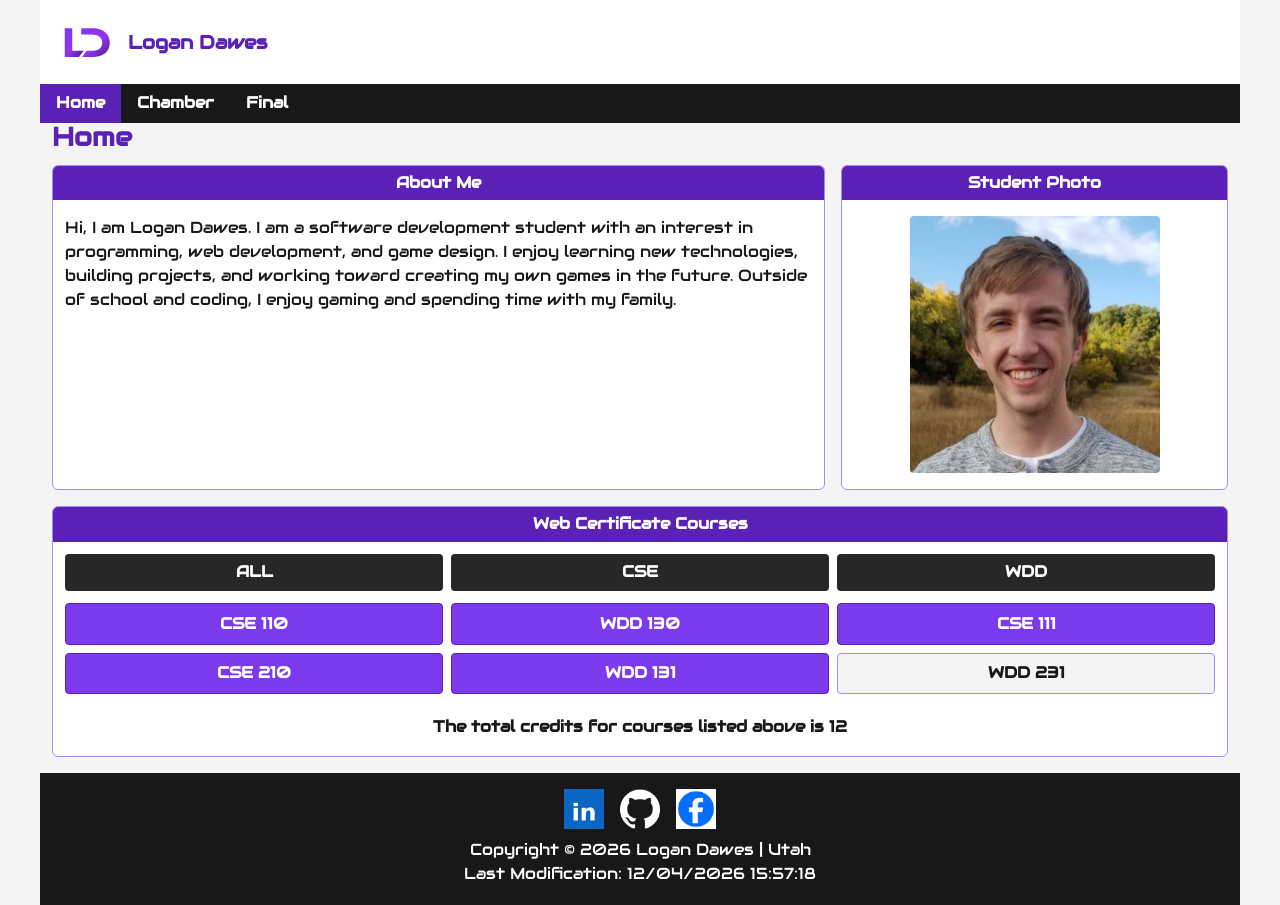
<file: index.html>
<!DOCTYPE html>
<html lang="en">

<head>
    <meta charset="UTF-8">
    <meta name="viewport" content="width=device-width, initial-scale=1.0">
    <meta name="description"
        content="Logan Dawes WDD 231 course home page featuring course work, chamber project, and final project.">
    <meta name="author" content="Logan Dawes">

    <meta property="og:title" content="Logan Dawes | WDD 231 Course Home">
    <meta property="og:description" content="Explore Logan Dawes's web development coursework, chamber project, and final project.">
    <meta property="og:image" content="https://darkzife.github.io/wdd231/images/logan.jpg">
    <meta property="og:url" content="https://darkzife.github.io/wdd231/index.html">

    <link rel="icon" href="favicon.ico">

    <link rel="preconnect" href="https://fonts.googleapis.com">
    <link rel="preconnect" href="https://fonts.gstatic.com" crossorigin>
    <link href="https://fonts.googleapis.com/css2?family=Audiowide:wght@400;600;700&display=swap" rel="stylesheet">

    <title>Home page</title>

    <link rel="stylesheet" href="styles/normalize.css">
    <link rel="stylesheet" href="styles/index-small.css">
    <link rel="stylesheet" href="styles/index-large.css">


    <script src="scripts/index.js" defer></script>
</head>

<body>

    <header>

        <img src="images/id-logo.svg" alt="LD logo representing Logan Dawes" width="100">

        <span>Logan Dawes</span>

        <button id="menu" aria-label="Open Navigation Menu"></button>

    </header>

    <nav>

        <ul class="navigation">
            <li><a href="index.html" class="active" aria-current="page">Home</a></li>
            <li><a href="chamber/index.html">Chamber</a></li>
            <li><a href="finalproject.html">Final</a></li>
        </ul>

    </nav>

    <main>

        <h1>Home</h1>

        <div class="grid">

            <section class="about">

                <h2>About Me</h2>

                <p>Hi, I am Logan Dawes. I am a software development student with an interest in programming, web
                    development, and game design. I enjoy learning new technologies, building projects, and working
                    toward creating my own games in the future. Outside of school and coding, I enjoy gaming and
                    spending time with my family.</p>

            </section>

            <section class="photo">

                <h2>Student Photo</h2>
                <img src="images/logan.jpg" alt="Student Photo of Logan Dawes outside with trees in the background" width="300">

            </section>

        </div>

        <section class="web-courses">

            <h2>Web Certificate Courses</h2>

            <div class="course-btn">
                <button id="all">ALL</button>
                <button id="cse">CSE</button>
                <button id="wdd">WDD</button>
            </div>

            <div id="courses"></div>

            <p>The total credits for courses listed above is <span id="total-credits"></span></p>


        </section>

        <dialog id="course-details"></dialog>


    </main>

    <footer>

        <div class="social">
            <a href="https://www.linkedin.com/in/logan-dawes" target="_blank">
                <img src="images/linkedin.png" alt="LinkedIn Logo" width="50"></a>
            <a href="https://github.com/DarkZife/wdd231" target="_blank">
                <img src="images/github.png" alt="GitHub Logo" width="50"></a>
            <a href="https://www.facebook.com/logan.dawes.7" target="_blank">   
                <img src="images/facebook.png" alt="Facebook Logo" width="50"></a>
        </div>

        <p>Copyright &copy; <span id="currentyear"></span> Logan Dawes | Utah</p>
        <p id="lastModified">Last modified:</p>

    </footer>

</body>

</html>
</file>
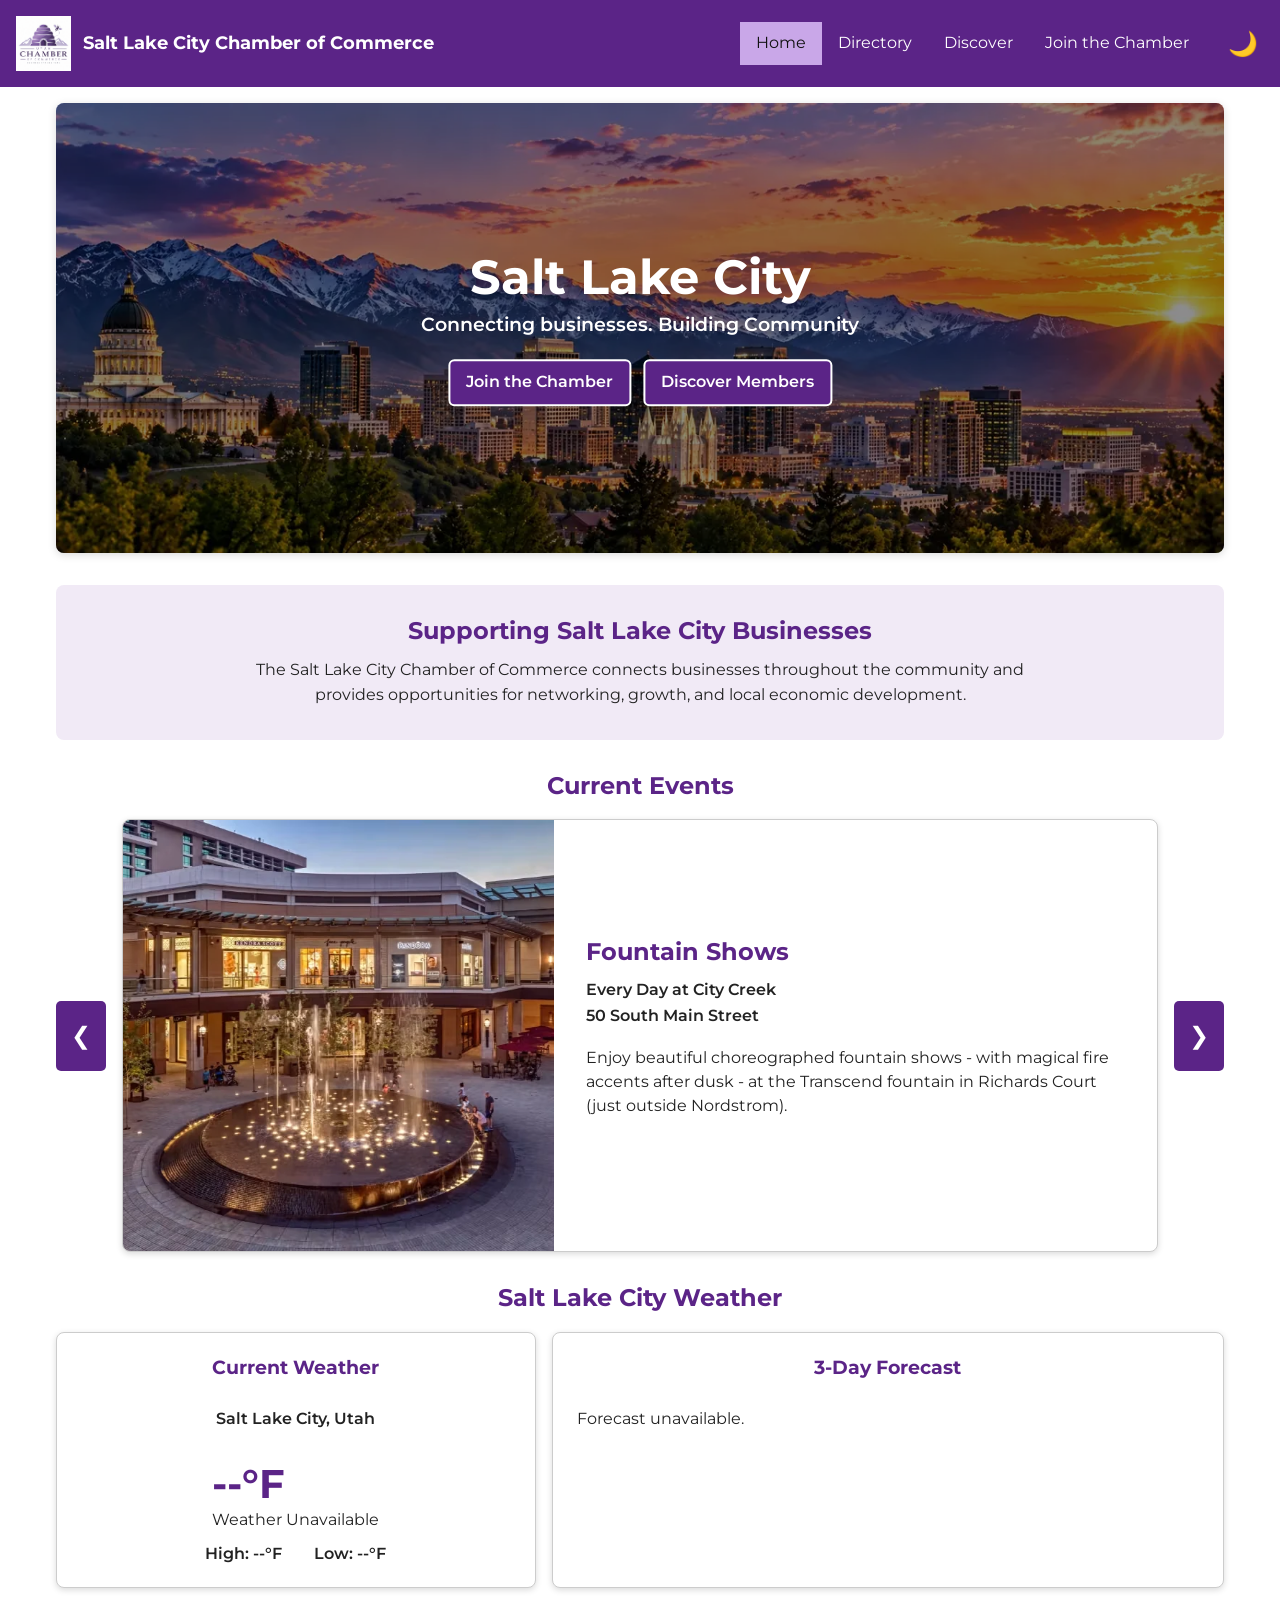
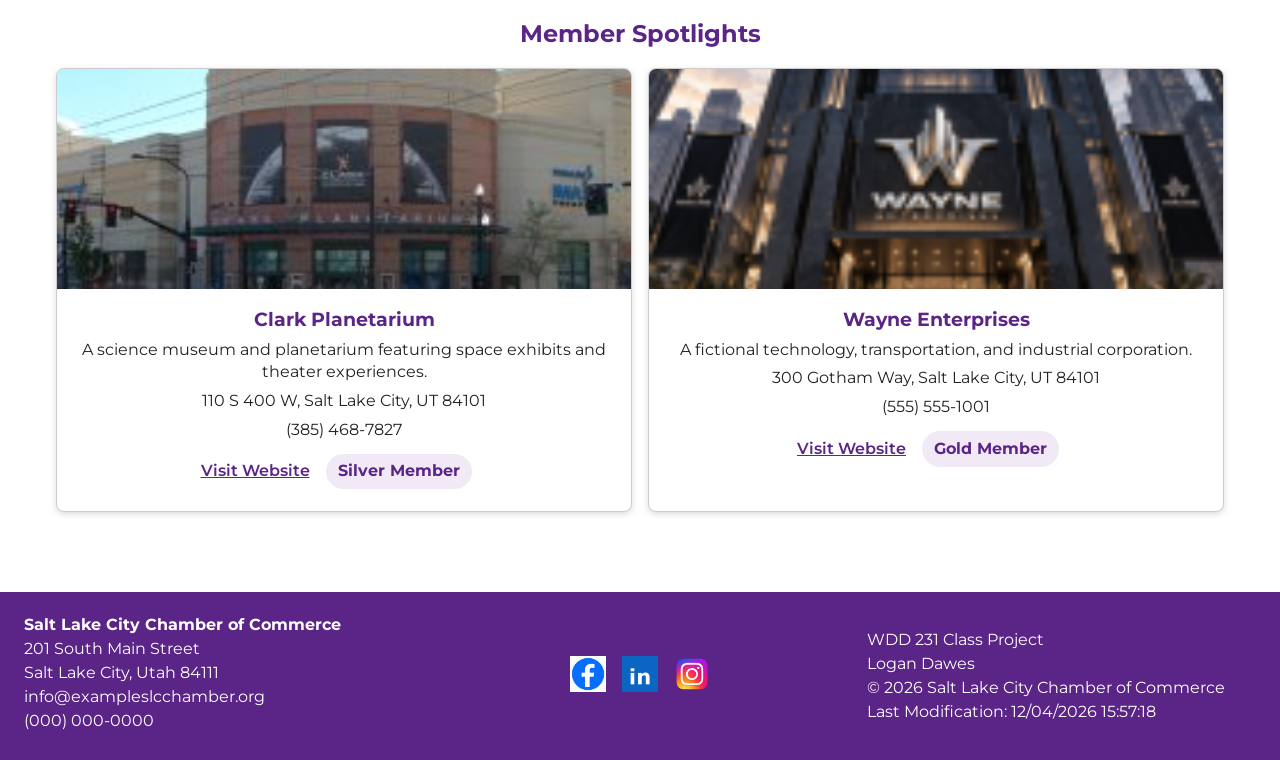
<file: chamber/index.html>
<!DOCTYPE html>
<html lang="en">

<head>
    <meta charset="UTF-8">
    <meta name="viewport" content="width=device-width, initial-scale=1.0">

    <meta name="description" content="Home Page for the Salt Lake City Chamber of Commerce.">
    <meta name="author" content="Logan Dawes">

    <meta property="og:title" content="Salt Lake City Chamber of Commerce Home Page">
    <meta property="og:description" content="Explore Salt Lake City businesses, community events, local weather, and Chamber membership opportunities.">
    <meta property="og:image" content="https://darkzife.github.io/wdd231/chamber/images/coc-logo.png">
    <meta property="og:url" content="https://darkzife.github.io/wdd231/chamber/index.html">

    <title>Salt Lake City Chamber of Commerce | Home Page</title>

    <link rel="icon" href="images/beehive.ico">

    <link rel="preconnect" href="https://fonts.googleapis.com">
    <link rel="preconnect" href="https://fonts.gstatic.com" crossorigin>
    <link href="https://fonts.googleapis.com/css2?family=Montserrat:wght@400;600;700&display=swap" rel="stylesheet">

    <link rel="stylesheet" href="styles/normalize.css">
    <link rel="stylesheet" href="styles/homesmall.css">
    <link rel="stylesheet" href="styles/homelarge.css">

    <script type="module" src="scripts/home-main.mjs"></script>

</head>

<body>


    <header>

        <div class="branding">
            <img src="images/coc-logo.png" alt="Salt Lake City Chamber logo">
            <span>Salt Lake City Chamber of Commerce</span>
        </div>

        <div class="header-buttons">
            <button id="theme-toggle" aria-label="Switch to dark mode">🌙</button>
            <button id="menu" aria-label="Open navigation menu">☰</button>
        </div>

        <nav>
            <ul class="navigation">
                <li><a href="index.html" class="active">Home</a></li>
                <li><a href="directory.html">Directory</a></li>
                <li><a href="discover.html">Discover</a></li>
                <li><a href="join.html">Join the Chamber</a></li>
            </ul>
        </nav>

    </header>


    <main>

        <section class="hero">

            <img src="images/salt-lake-city-banner.webp" alt="Salt Lake City Banner">

            <div class="hero-content">

                <h1>Salt Lake City</h1>

                <p>Connecting businesses. Building Community</p>

                <div class="hero-btns">
                    <a href="join.html" id="join-btn">Join the Chamber</a>
                    <a href="discover.html" id="discover-btn">Discover Members</a>
                </div>


            </div>

        </section>

        <section class="about-section">

            <h2>Supporting Salt Lake City Businesses</h2>

            <p>The Salt Lake City Chamber of Commerce connects businesses throughout the community and provides opportunities for networking, growth, and local economic development.</p>

        </section>

        <section class="events-section">

            <h2>Current Events</h2>

            <div class="event-slider">

                <button id="previous-event" class="event-arrow" aria-label="Previous event">&#10094;</button>

                <article id="event-card" class="event-card">

                    <img id="event-image" src="images/placeholder.webp" alt="" hidden>

                    <div class="event-info">

                        <h3 id="event-title">Loading Events...</h3>

                        <p id="event-date"></p>
                        <p id="event-location"></p>
                        <p id="event-description"></p>

                    </div>

                </article>

                <button id="next-event" class="event-arrow" aria-label="Next event">&#10095;</button>
            </div>

        </section>

        <section class="weather-section">

            <h2>Salt Lake City Weather</h2>

            <div class="weather-grid">

                <section class="current-weather">

                    <h3>Current Weather</h3>

                    <p class="weather-location">Salt Lake City, Utah</p>

                    <div class="current-weather-main">

                        <img id="current-weather-icon" src="images/placeholder.webp" alt="" hidden>

                        <div>

                            <p class="current-temperature"><span id="current-temp">--</span>°F</p>
                            <p id="current-description">Loading weather...</p>

                        </div>

                    </div>

                    <div class="temperature-range">

                        <p>High: <span id="current-high">--</span>°F</p>
                        <p>Low: <span id="current-low">--</span>°F</p>

                    </div>

                </section>

                <section class="forecast">

                    <h3>3-Day Forecast</h3>

                    <div id="forecast-list" class="forecast-list"></div>

                </section>

            </div>

        </section>

        <section class="spotlight-section">

            <h2>Member Spotlights</h2>

            <div id="spotlights" class="spotlights"></div>

        </section>


    </main>


    <footer>


        <div>
            <strong>Salt Lake City Chamber of Commerce</strong>
            <p>201 South Main Street</p>
            <p>Salt Lake City, Utah 84111</p>
            <p>info@exampleslcchamber.org</p>
            <p>(000) 000-0000</p>
        </div>


        <div class="social-media">
            <a href="https://www.facebook.com/" aria-label="A link to the facebook page.">
                <img src="images/facebook.png" alt="Facebook logo">
            </a>

            <a href="https://www.linkedin.com" aria-label="A link to the LinkedIn page.">
                <img src="images/linkedin.png" alt="LinkedIn logo">
            </a>

            <a href="https://www.instagram.com/" aria-label="A link to the Instagram page.">
                <img src="images/instagram.png" alt="Instagram logo">
            </a>
        </div>

        <div>
            <p>WDD 231 Class Project</p>
            <p>Logan Dawes</p>
            <p>&copy; <span id="currentYear"></span> Salt Lake City Chamber of Commerce</p>
            <p id="lastModified">Last modified:</p>
        </div>

    </footer>



</body>

</html>
</file>
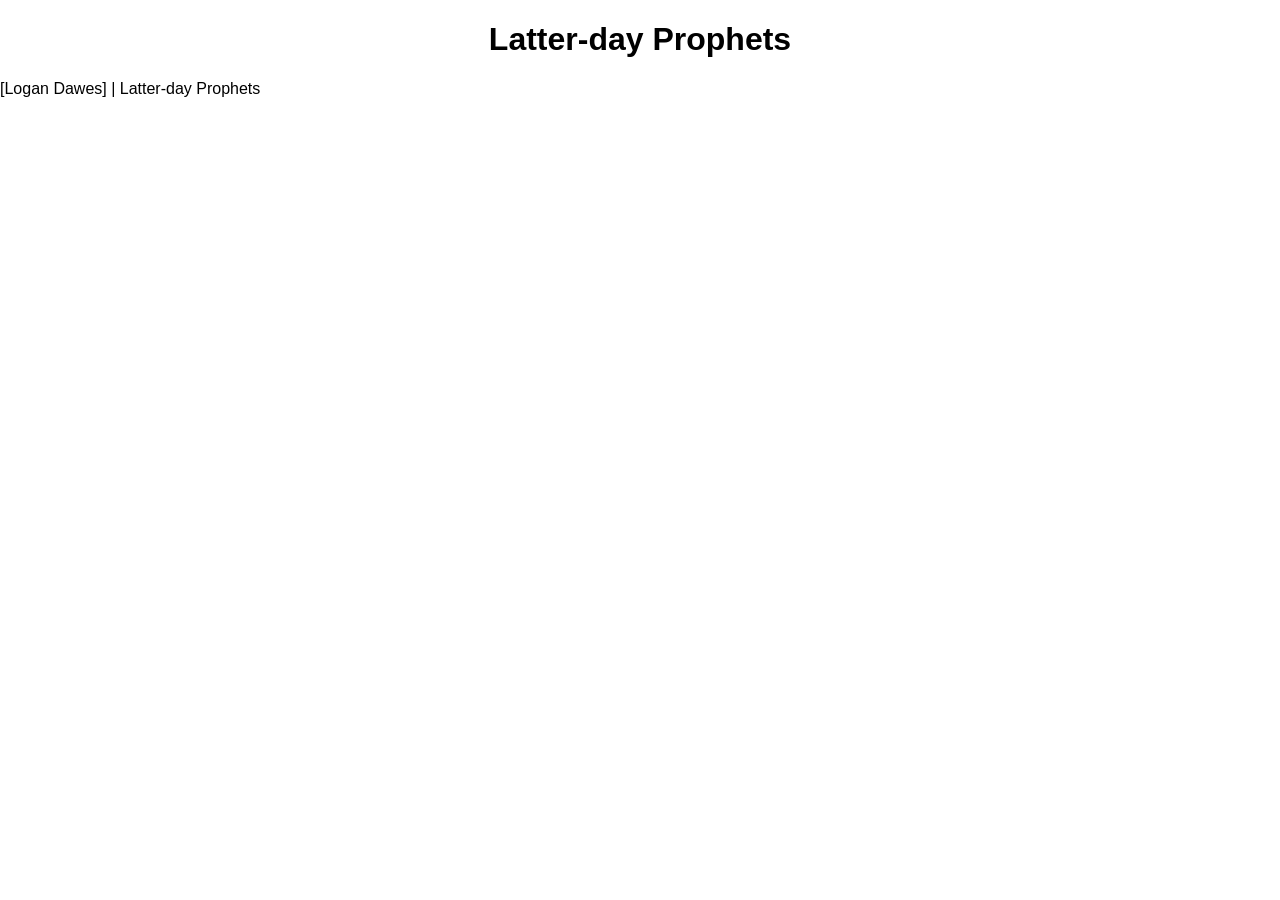
<file: prophets.html>
<!DOCTYPE html>
<html lang="en">
<head>
    <meta charset="UTF-8">
    <meta name="viewport" content="width=device-width, initial-scale=1.0">
    <title>Document</title>

    <script src="scripts/prophets.js" defer></script>

    <link rel="stylesheet" href="styles/normalize.css">
    <link rel="stylesheet" href="styles/prophets.css">

</head>
<body>
    
    <header>
        <h1>Latter-day Prophets</h1>
    </header>

    <main>
        <div id="cards"></div>
    </main>

    <footer>
        [Logan Dawes] | Latter-day Prophets
    </footer>


</body>
</html>
</file>
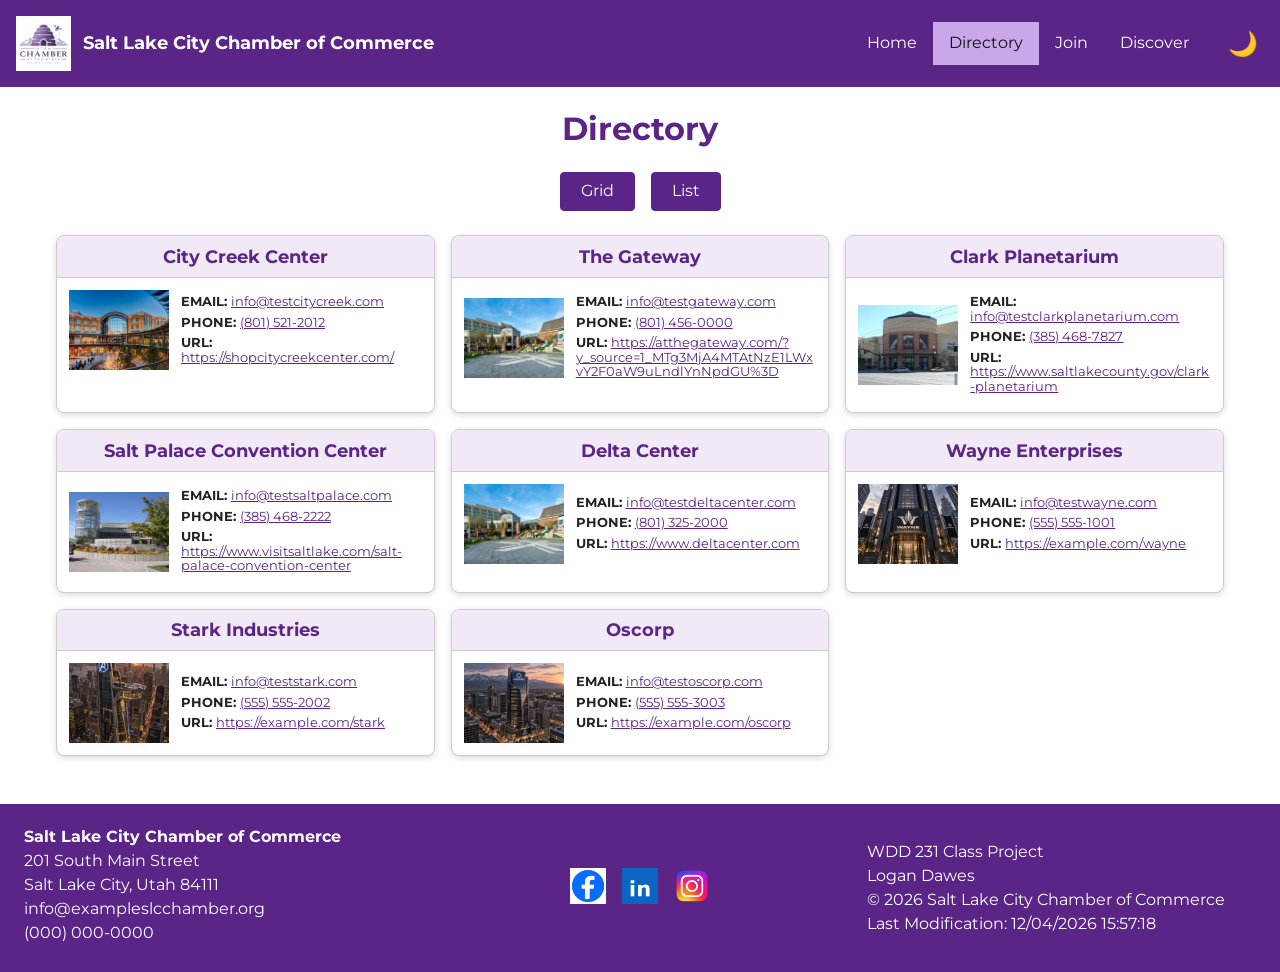
<file: chamber/directory.html>
<!DOCTYPE html>
<html lang="en">
<head>

    <meta charset="UTF-8">
    <meta name="viewport" content="width=device-width, initial-scale=1.0">

    <meta name="description" content="Business directory for the Salt Lake City Chamber of Commerce.">
    <meta name="author" content="Logan Dawes">

    <meta property="og:title" content="Salt Lake City Chamber of Commerce Directory">
    <meta property="og:description" content="Explore businesses that are members of the Salt Lake City Chamber of Commerce.">
    <meta property="og:image" content="https://darkzife.github.io/wdd231/chamber/images/coc-logo.png">
    <meta property="og:url" content="https://darkzife.github.io/wdd231/chamber/directory.html">

    <title>Salt Lake City Chamber of Commerce | Directory</title>

    <link rel="icon" href="images/beehive.ico">

    <link rel="preconnect" href="https://fonts.googleapis.com">
    <link rel="preconnect" href="https://fonts.gstatic.com" crossorigin>
    <link href="https://fonts.googleapis.com/css2?family=Montserrat:wght@400;600;700&display=swap" rel="stylesheet">

    <link rel="stylesheet" href="styles/normalize.css">
    <link rel="stylesheet" href="styles/directorysmall.css">
    <link rel="stylesheet" href="styles/directorylarge.css">

    <script src="scripts/directory.js" defer></script>

</head>

<body>

    <header>

        <div class="branding">
            <img src="images/coc-logo.png" alt="Salt Lake City Chamber logo">
            <span>Salt Lake City Chamber of Commerce</span>
        </div>

        <div class="header-buttons">
            <button id="theme-toggle" aria-label="Switch to dark mode">🌙</button>
            <button id="menu" aria-label="Open navigation menu">☰</button>
        </div>

        <nav>
            <ul class="navigation">
                <li><a href="home.html">Home</a></li>
                <li><a href="directory.html" class="active">Directory</a></li>
                <li><a href="join.html">Join</a></li>
                <li><a href="discover.html">Discover</a></li>
            </ul>
        </nav>

    </header>

    <main>

        <h1>Directory</h1>

        <div class="grid-btns">
            <button id="grid-btn" aria-label="Grid view">Grid</button>
            <button id="list-btn" aria-label="List view">List</button>
        </div>

        <div class="grid" id="members"></div>


    </main>

    <footer>


        <div>
            <strong>Salt Lake City Chamber of Commerce</strong>
            <p>201 South Main Street</p>
            <p>Salt Lake City, Utah 84111</p>
            <p>info@exampleslcchamber.org</p>
            <p>(000) 000-0000</p>
        </div>
        

        <div class="social-media">
            <a href="https://www.facebook.com/" aria-label="A link to the facebook page.">
                <img src="images/facebook.png" alt="Facebook logo">
            </a>
            
            <a href="https://www.linkedin.com" aria-label="A link to the LinkedIn page.">
                <img src="images/linkedin.png" alt="LinkedIn logo">
            </a>

            <a href="https://www.instagram.com/" aria-label="A link to the Instagram page.">
                <img src="images/instagram.png" alt="Instagram logo">
            </a>
        </div>

        <div>
            <p>WDD 231 Class Project</p>
            <p>Logan Dawes</p>
            <p>&copy; <span id="currentYear"></span> Salt Lake City Chamber of Commerce</p>
            <p id="lastModified">Last modified:</p>
        </div>

    </footer>
    
</body>


</html>
</file>
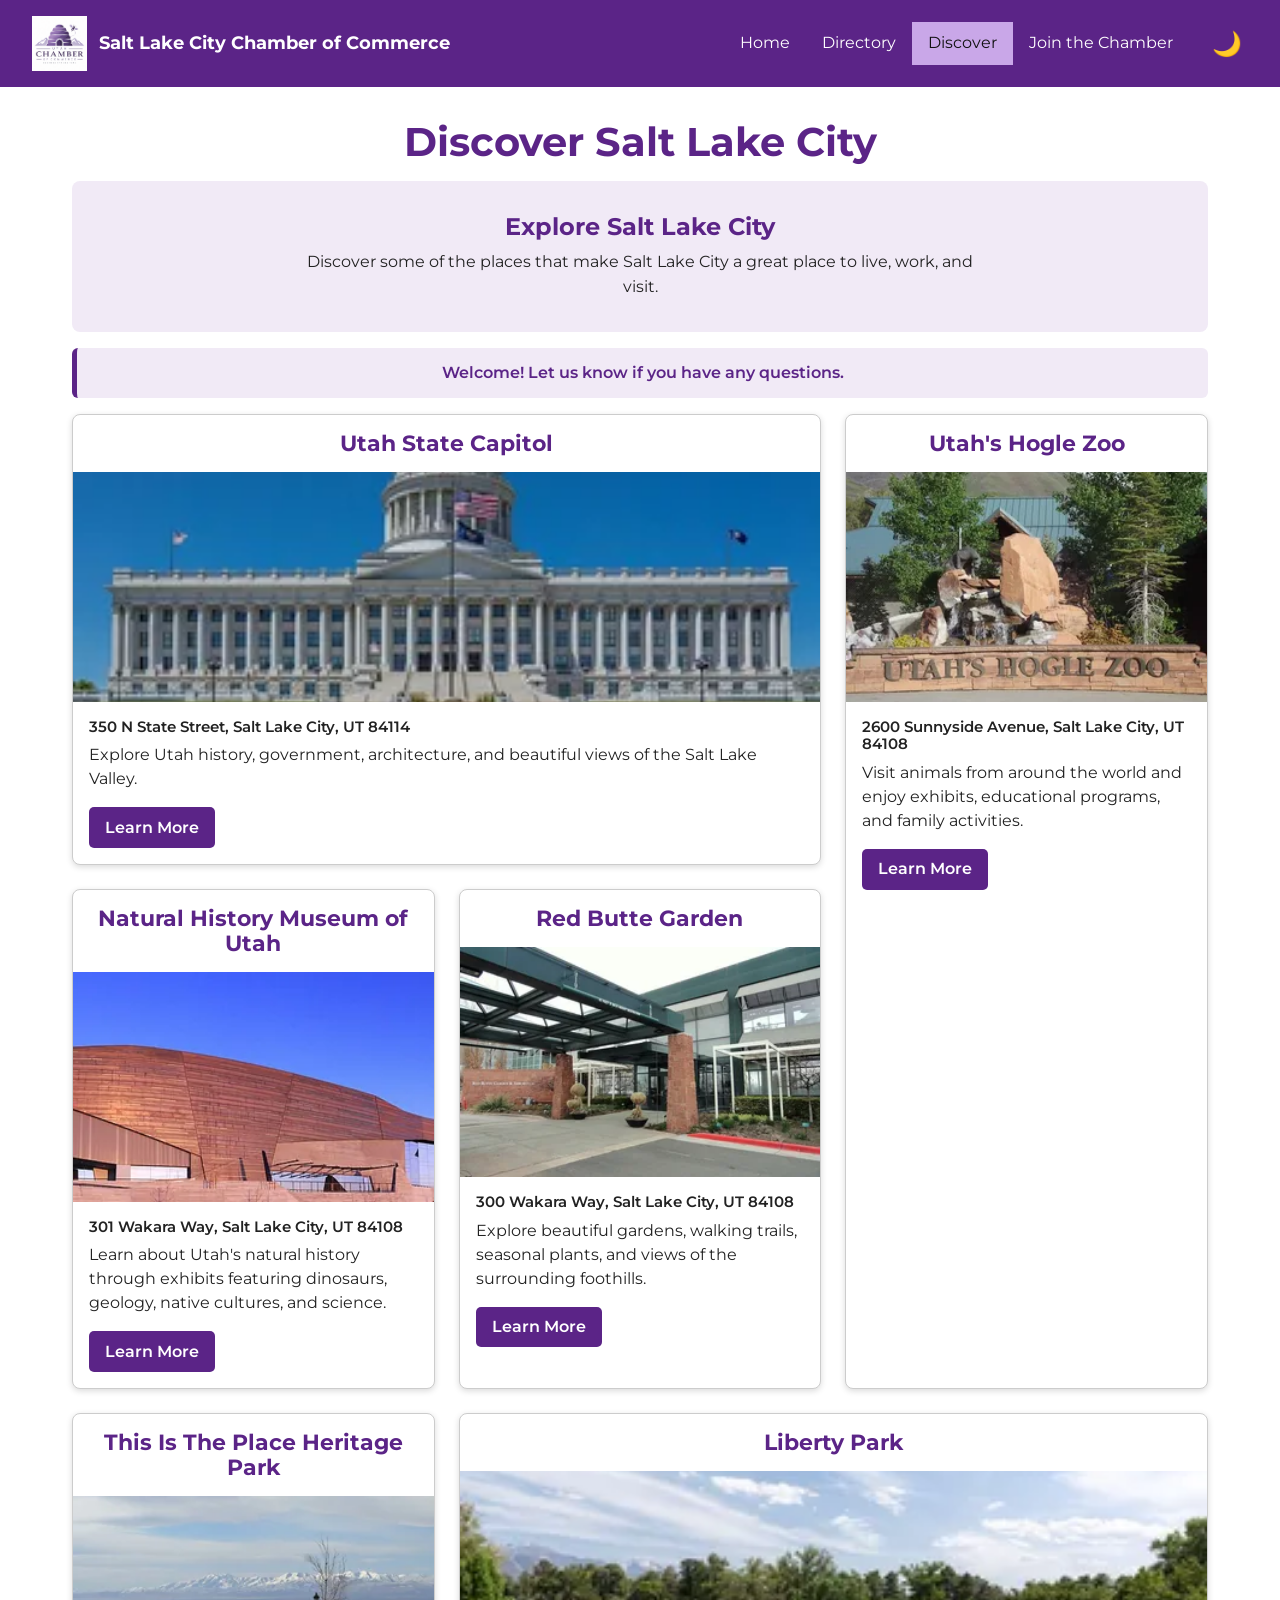
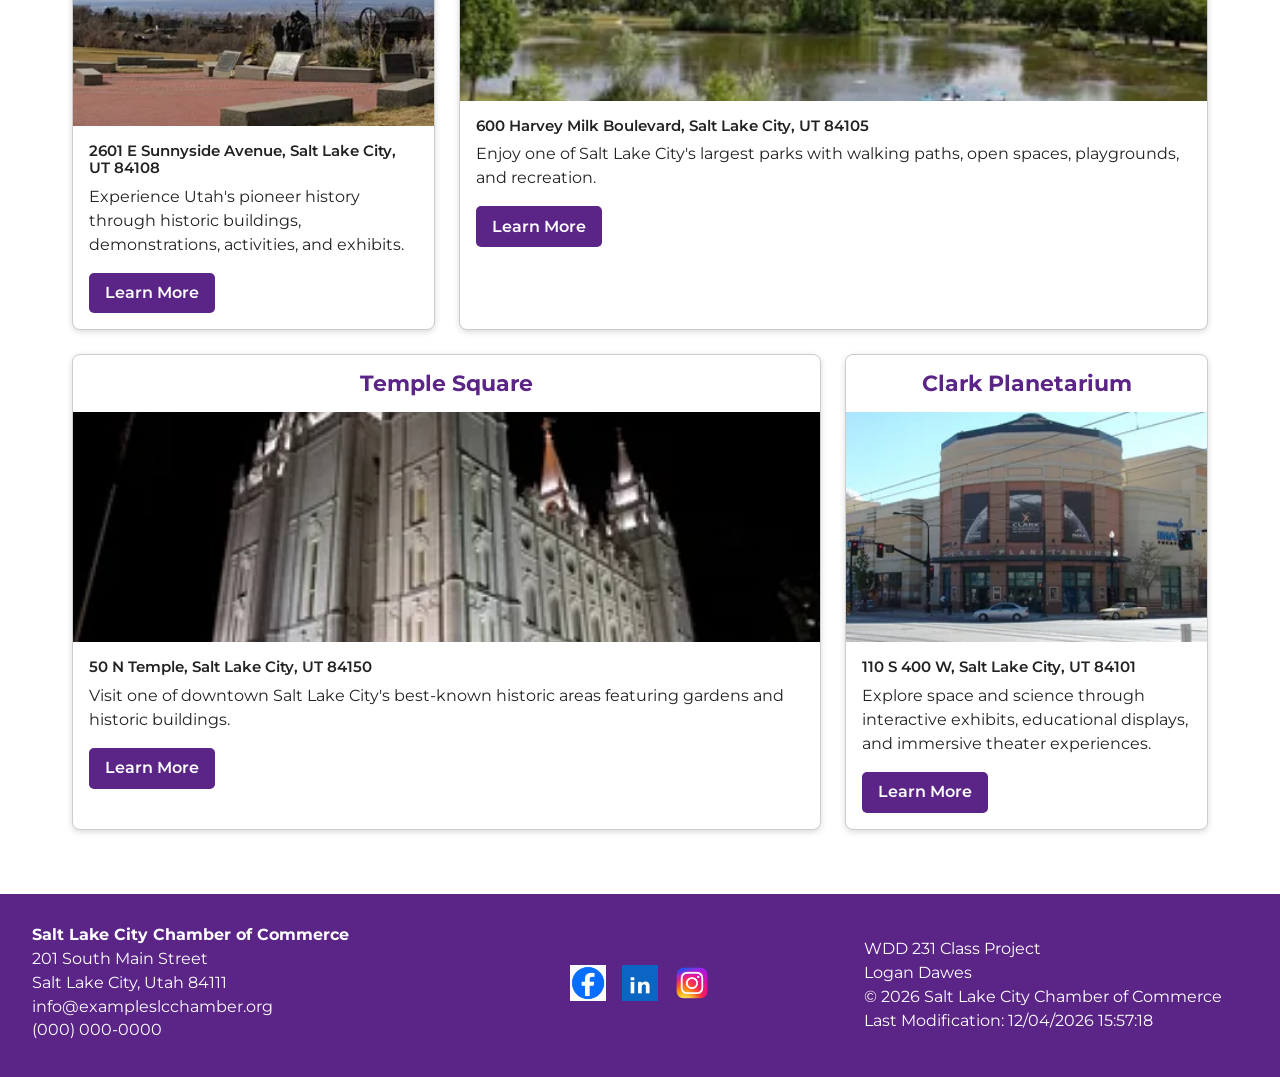
<file: chamber/discover.html>
<!DOCTYPE html>
<html lang="en">

<head>
    <meta charset="UTF-8">
    <meta name="viewport" content="width=device-width, initial-scale=1.0">

    <meta name="description" content="Discover Salt Lake City businesses, community events, and local weather with the Salt Lake City Chamber of Commerce.">
    <meta name="author" content="Logan Dawes">

    <meta property="og:title" content="Salt Lake City Chamber of Commerce Discover Page">
    <meta property="og:description" content="Explore Salt Lake City businesses, community events, local weather, and Chamber membership opportunities.">
    <meta property="og:image" content="https://darkzife.github.io/wdd231/chamber/images/coc-logo.png">
    <meta property="og:url" content="https://darkzife.github.io/wdd231/chamber/discover.html">

    <title>Salt Lake City Chamber of Commerce | Discover</title>

    <link rel="icon" href="images/beehive.ico">

    <link rel="preconnect" href="https://fonts.googleapis.com">
    <link rel="preconnect" href="https://fonts.gstatic.com" crossorigin>
    <link href="https://fonts.googleapis.com/css2?family=Montserrat:wght@400;600;700&display=swap" rel="stylesheet">

    <link rel="stylesheet" href="styles/normalize.css">
    <link rel="stylesheet" href="styles/discoversmall.css">
    <link rel="stylesheet" href="styles/discovermedium.css">
    <link rel="stylesheet" href="styles/discoverlarge.css">

    <script type="module" src="scripts/discover-main.mjs"></script>

</head>

<body>


    <header>

        <div class="branding">
            <img src="images/coc-logo.png" alt="Salt Lake City Chamber logo">
            <span>Salt Lake City Chamber of Commerce</span>
        </div>

        <div class="header-buttons">
            <button id="theme-toggle" aria-label="Switch to dark mode">🌙</button>
            <button id="menu" aria-label="Open navigation menu">☰</button>
        </div>

        <nav>
            <ul class="navigation">
                <li><a href="index.html">Home</a></li>
                <li><a href="directory.html">Directory</a></li>
                <li><a href="discover.html" class="active">Discover</a></li>
                <li><a href="join.html">Join the Chamber</a></li>
            </ul>
        </nav>

    </header>


    <main>

        <h1>Discover Salt Lake City</h1>

        <section class="discover-intro">
            <h2>Explore Salt Lake City</h2>
            <p>Discover some of the places that make Salt Lake City a great place to live, work, and visit.</p>
        </section>

        <div id="visit-message" class="visit-message"></div>

        <section id="discover-grid" class="discover-grid"></section>

    </main>


    <footer>


        <div>
            <strong>Salt Lake City Chamber of Commerce</strong>
            <p>201 South Main Street</p>
            <p>Salt Lake City, Utah 84111</p>
            <p>info@exampleslcchamber.org</p>
            <p>(000) 000-0000</p>
        </div>


        <div class="social-media">
            <a href="https://www.facebook.com/" aria-label="A link to the facebook page.">
                <img src="images/facebook.png" alt="Facebook logo">
            </a>

            <a href="https://www.linkedin.com" aria-label="A link to the LinkedIn page.">
                <img src="images/linkedin.png" alt="LinkedIn logo">
            </a>

            <a href="https://www.instagram.com/" aria-label="A link to the Instagram page.">
                <img src="images/instagram.png" alt="Instagram logo">
            </a>
        </div>

        <div>
            <p>WDD 231 Class Project</p>
            <p>Logan Dawes</p>
            <p>&copy; <span id="currentYear"></span> Salt Lake City Chamber of Commerce</p>
            <p id="lastModified">Last modified:</p>
        </div>

    </footer>



</body>

</html>
</file>
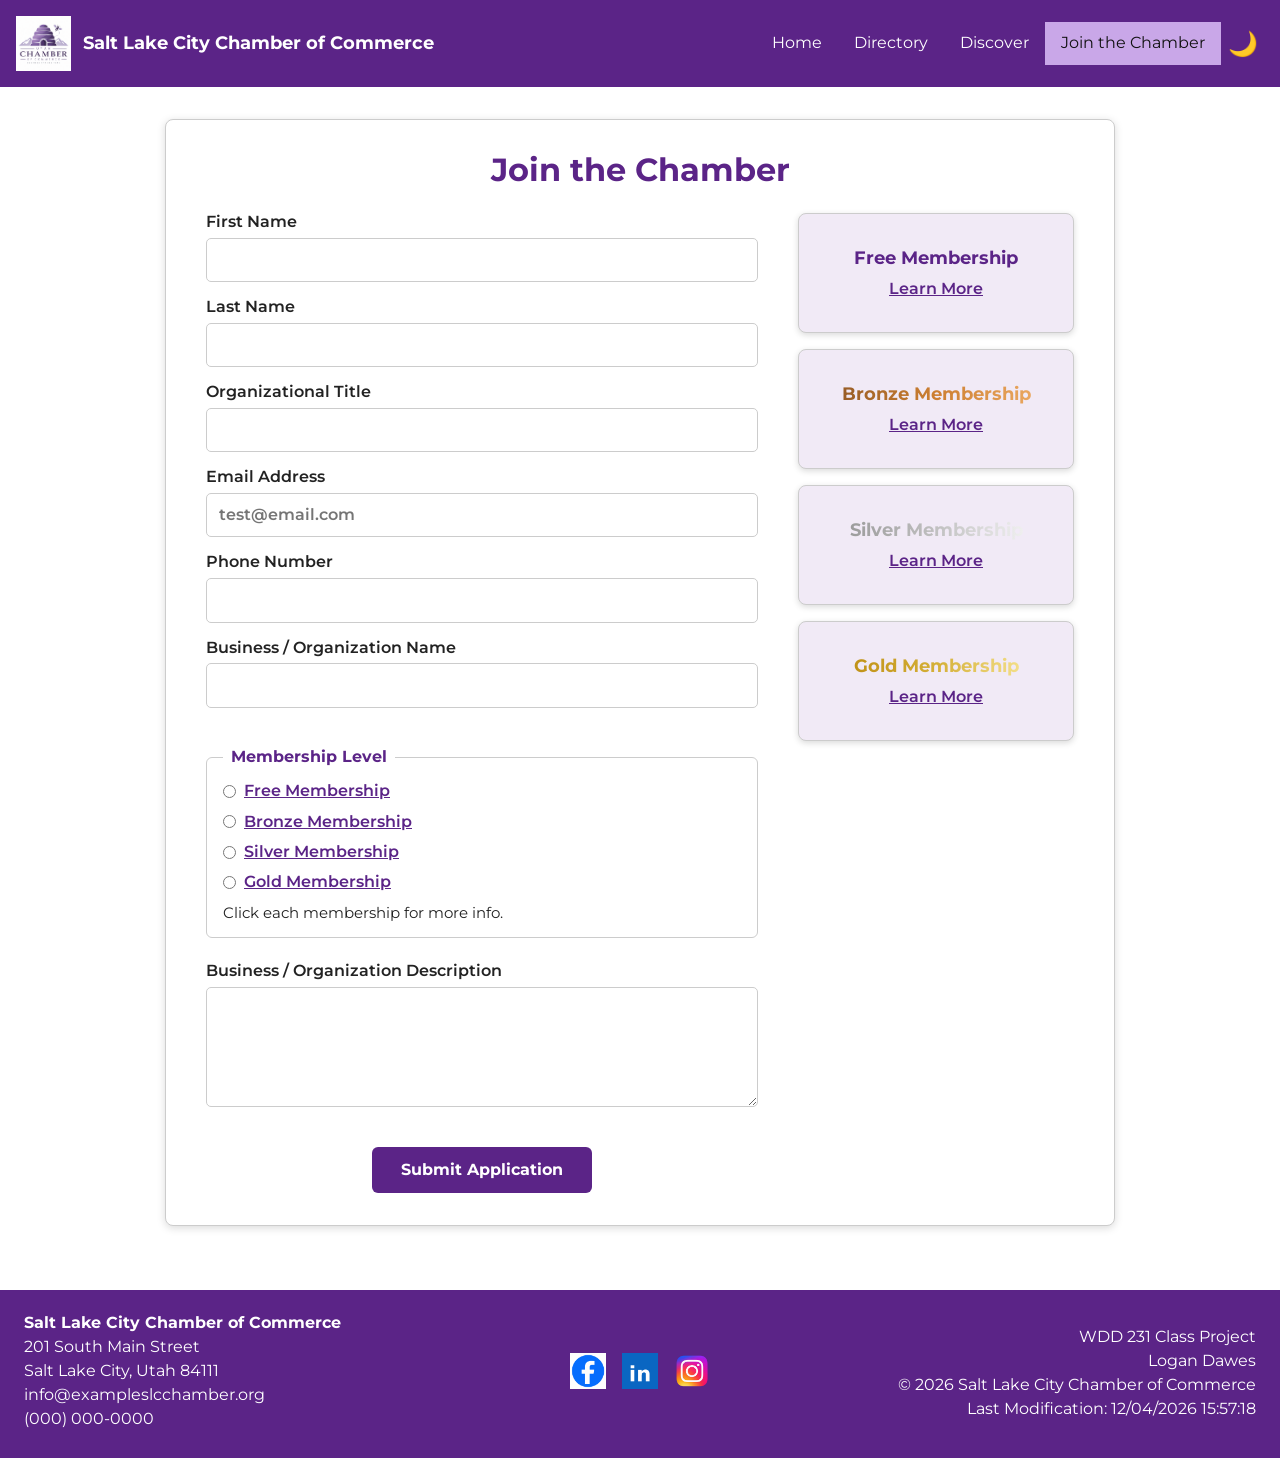
<file: chamber/join.html>
<!DOCTYPE html>
<html lang="en">

<head>
    <meta charset="UTF-8">
    <meta name="viewport" content="width=device-width, initial-scale=1.0">

    <meta name="description" content="Home Page for the Salt Lake City Chamber of Commerce.">
    <meta name="author" content="Logan Dawes">

    <meta property="og:title" content="Salt Lake City Chamber of Commerce Join Page">
    <meta property="og:description" content="Explore Salt Lake City businesses, community events, local weather, and Chamber membership opportunities.">
    <meta property="og:image" content="https://darkzife.github.io/wdd231/chamber/images/coc-logo.png">
    <meta property="og:url" content="https://darkzife.github.io/wdd231/chamber/join.html">

    <title>Salt Lake City Chamber of Commerce | Join Page</title>

    <link rel="icon" href="images/beehive.ico">

    <link rel="preconnect" href="https://fonts.googleapis.com">
    <link rel="preconnect" href="https://fonts.gstatic.com" crossorigin>
    <link href="https://fonts.googleapis.com/css2?family=Montserrat:wght@400;600;700&display=swap" rel="stylesheet">

    <link rel="stylesheet" href="styles/normalize.css">
    <link rel="stylesheet" href="styles/joinsmall.css">
    <link rel="stylesheet" href="styles/joinlarge.css">

    <script type="module" src="scripts/join-main.mjs"></script>

</head>

<body>


    <header>

        <div class="branding">
            <img src="images/coc-logo.png" alt="Salt Lake City Chamber logo">
            <span>Salt Lake City Chamber of Commerce</span>
        </div>

        <div class="header-buttons">
            <button id="theme-toggle" aria-label="Switch to dark mode">🌙</button>
            <button id="menu" aria-label="Open navigation menu">☰</button>
        </div>

        <nav>
            <ul class="navigation">
                <li><a href="index.html">Home</a></li>
                <li><a href="directory.html">Directory</a></li>
                <li><a href="discover.html">Discover</a></li>
                <li><a href="join.html" class="active">Join the Chamber</a></li>
            </ul>
        </nav>

    </header>


   <main>

        <section class="join-section">

            <h1>Join the Chamber</h1>

            <div class="join-content">

                <form id="join-form" method="get" action="thankyou.html">

                    <label>
                        First Name
                        <input type="text" name="first-name" title="Enter your first name" autocomplete="given-name" required>
                    </label>

                    <label>
                        Last Name
                        <input type="text" name="last-name" title="Enter your last name" autocomplete="family-name" required>
                    </label>

                    <label>
                        Organizational Title
                        <input type="text" name="organization-title" title="Enter your organizational title using only letters, spaces, and hyphens" autocomplete="organization-title" pattern="[A-Za-z\s-]{7,}">
                    </label>

                    <label>
                        Email Address
                        <input type="email" name="email" title="Enter in your email address" autocomplete="email" placeholder="test@email.com" required>
                    </label>

                    <label>
                        Phone Number
                        <input type="tel" name="phone" title="Enter in your phone number" autocomplete="tel" pattern="[0-9()+\s-]+" required>
                    </label>

                    <label>
                        Business / Organization Name
                        <input type="text" name="organization" title="Enter in your business or organization name" autocomplete="organization" required>
                    </label>

                    <fieldset class="membership-options">
                        <legend>Membership Level</legend>

                        <label>
                            <input type="radio" name="membership" value="np" required>
                            <a href="#" class="membership-link" data-membership="np">Free Membership</a>
                        </label>

                        <label>
                            <input type="radio" name="membership" value="bronze">
                            <a href="#" class="membership-link" data-membership="bronze">Bronze Membership</a>
                        </label>

                        <label>
                            <input type="radio" name="membership" value="silver">
                            <a href="#" class="membership-link" data-membership="silver">Silver Membership</a>
                        </label>

                        <label>
                            <input type="radio" name="membership" value="gold">
                            <a href="#" class="membership-link" data-membership="gold">Gold Membership</a>
                        </label>

                        <p>Click each membership for more info.</p>

                    </fieldset>

                    <label>
                        Business / Organization Description
                        <textarea name="description" title="Enter a description of your business or organization"></textarea>
                    </label>

                    <input type="hidden" name="timestamp" id="timestamp">

                    <button type="submit">Submit Application</button>

                </form>


                <section class="membership-cards">

                    <div class="membership-card">
                        <h2>Free Membership</h2>
                        <a href="#" class="membership-link" data-membership="np">Learn More</a>
                    </div>

                    <div class="membership-card">
                        <h2 class="bronze-title">Bronze Membership</h2>
                        <a href="#" class="membership-link" data-membership="bronze">Learn More</a>
                    </div>

                    <div class="membership-card">
                        <h2 class="silver-title">Silver Membership</h2>
                        <a href="#" class="membership-link" data-membership="silver">Learn More</a>
                    </div>

                    <div class="membership-card">
                        <h2 class="gold-title">Gold Membership</h2>
                        <a href="#" class="membership-link" data-membership="gold">Learn More</a>
                    </div>

                </section>

            </div>


        </section>

        <dialog id="membership-details"></dialog>

    </main>


    <footer>


        <div>
            <strong>Salt Lake City Chamber of Commerce</strong>
            <p>201 South Main Street</p>
            <p>Salt Lake City, Utah 84111</p>
            <p>info@exampleslcchamber.org</p>
            <p>(000) 000-0000</p>
        </div>


        <div class="social-media">
            <a href="https://www.facebook.com/" aria-label="A link to the facebook page.">
                <img src="images/facebook.png" alt="Facebook logo">
            </a>

            <a href="https://www.linkedin.com" aria-label="A link to the LinkedIn page.">
                <img src="images/linkedin.png" alt="LinkedIn logo">
            </a>

            <a href="https://www.instagram.com/" aria-label="A link to the Instagram page.">
                <img src="images/instagram.png" alt="Instagram logo">
            </a>
        </div>

        <div>
            <p>WDD 231 Class Project</p>
            <p>Logan Dawes</p>
            <p>&copy; <span id="currentYear"></span> Salt Lake City Chamber of Commerce</p>
            <p id="lastModified">Last modified:</p>
        </div>

    </footer>



</body>

</html>
</file>
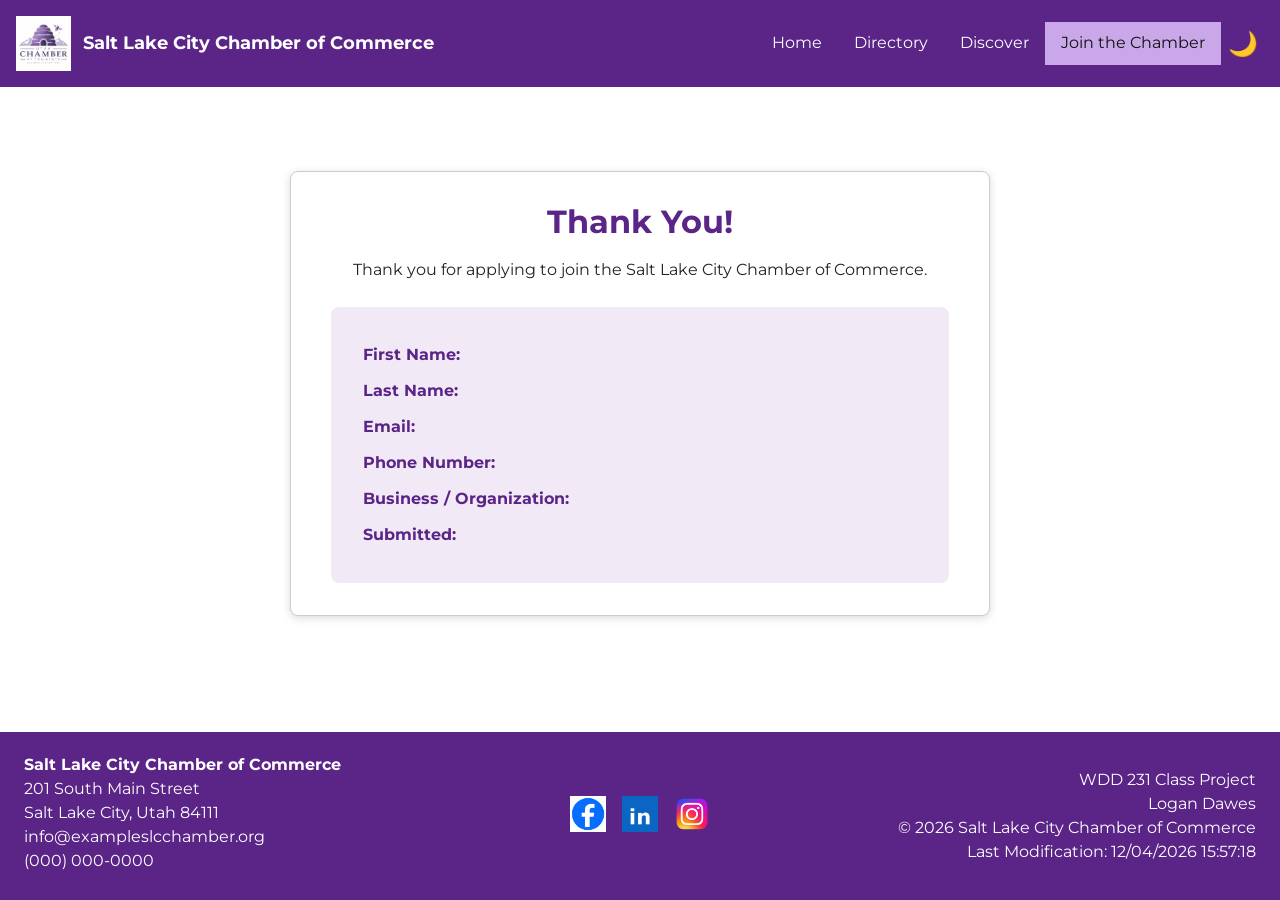
<file: chamber/thankyou.html>
<!DOCTYPE html>
<html lang="en">

<head>
    <meta charset="UTF-8">
    <meta name="viewport" content="width=device-width, initial-scale=1.0">

    <meta name="description" content="Home Page for the Salt Lake City Chamber of Commerce.">
    <meta name="author" content="Logan Dawes">

    <meta property="og:title" content="Salt Lake City Chamber of Commerce Thank You Page">
    <meta property="og:description" content="Explore Salt Lake City businesses, community events, local weather, and Chamber membership opportunities.">
    <meta property="og:image" content="https://darkzife.github.io/wdd231/chamber/images/coc-logo.png">
    <meta property="og:url" content="https://darkzife.github.io/wdd231/chamber/index.html">

    <title>Salt Lake City Chamber of Commerce | Thank You Page</title>

    <link rel="icon" href="images/beehive.ico">

    <link rel="preconnect" href="https://fonts.googleapis.com">
    <link rel="preconnect" href="https://fonts.gstatic.com" crossorigin>
    <link href="https://fonts.googleapis.com/css2?family=Montserrat:wght@400;600;700&display=swap" rel="stylesheet">

    <link rel="stylesheet" href="styles/normalize.css">
    <link rel="stylesheet" href="styles/thankyousmall.css">
    <link rel="stylesheet" href="styles/thankyoularge.css">

    <script type="module" src="scripts/thankyou-main.mjs"></script>

</head>

<body>


    <header>

        <div class="branding">
            <img src="images/coc-logo.png" alt="Salt Lake City Chamber logo">
            <span>Salt Lake City Chamber of Commerce</span>
        </div>

        <div class="header-buttons">
            <button id="theme-toggle" aria-label="Switch to dark mode">🌙</button>
            <button id="menu" aria-label="Open navigation menu">☰</button>
        </div>

        <nav>
            <ul class="navigation">
                <li><a href="index.html">Home</a></li>
                <li><a href="directory.html">Directory</a></li>
                <li><a href="discover.html">Discover</a></li>
                <li><a href="join.html" class="active">Join the Chamber</a></li>
            </ul>
        </nav>

    </header>


    <main>

        <section class="thankyou-section">

            <h1>Thank You!</h1>

            <p>Thank you for applying to join the Salt Lake City Chamber of Commerce.</p>

            <div class="submitted-info">

                <p><strong>First Name:</strong> <span id="first-name"></span></p>

                <p><strong>Last Name:</strong> <span id="last-name"></span></p>

                <p><strong>Email:</strong> <span id="email"></span></p>

                <p><strong>Phone Number:</strong> <span id="phone"></span></p>

                <p><strong>Business / Organization:</strong> <span id="organization"></span></p>

                <p><strong>Submitted:</strong> <span id="timestamp"></span></p>

            </div>

        </section>

    </main>


    <footer>


        <div>
            <strong>Salt Lake City Chamber of Commerce</strong>
            <p>201 South Main Street</p>
            <p>Salt Lake City, Utah 84111</p>
            <p>info@exampleslcchamber.org</p>
            <p>(000) 000-0000</p>
        </div>


        <div class="social-media">
            <a href="https://www.facebook.com/" aria-label="A link to the facebook page.">
                <img src="images/facebook.png" alt="Facebook logo">
            </a>

            <a href="https://www.linkedin.com" aria-label="A link to the LinkedIn page.">
                <img src="images/linkedin.png" alt="LinkedIn logo">
            </a>

            <a href="https://www.instagram.com/" aria-label="A link to the Instagram page.">
                <img src="images/instagram.png" alt="Instagram logo">
            </a>
        </div>

        <div>
            <p>WDD 231 Class Project</p>
            <p>Logan Dawes</p>
            <p>&copy; <span id="currentYear"></span> Salt Lake City Chamber of Commerce</p>
            <p id="lastModified">Last modified:</p>
        </div>

    </footer>



</body>

</html>
</file>
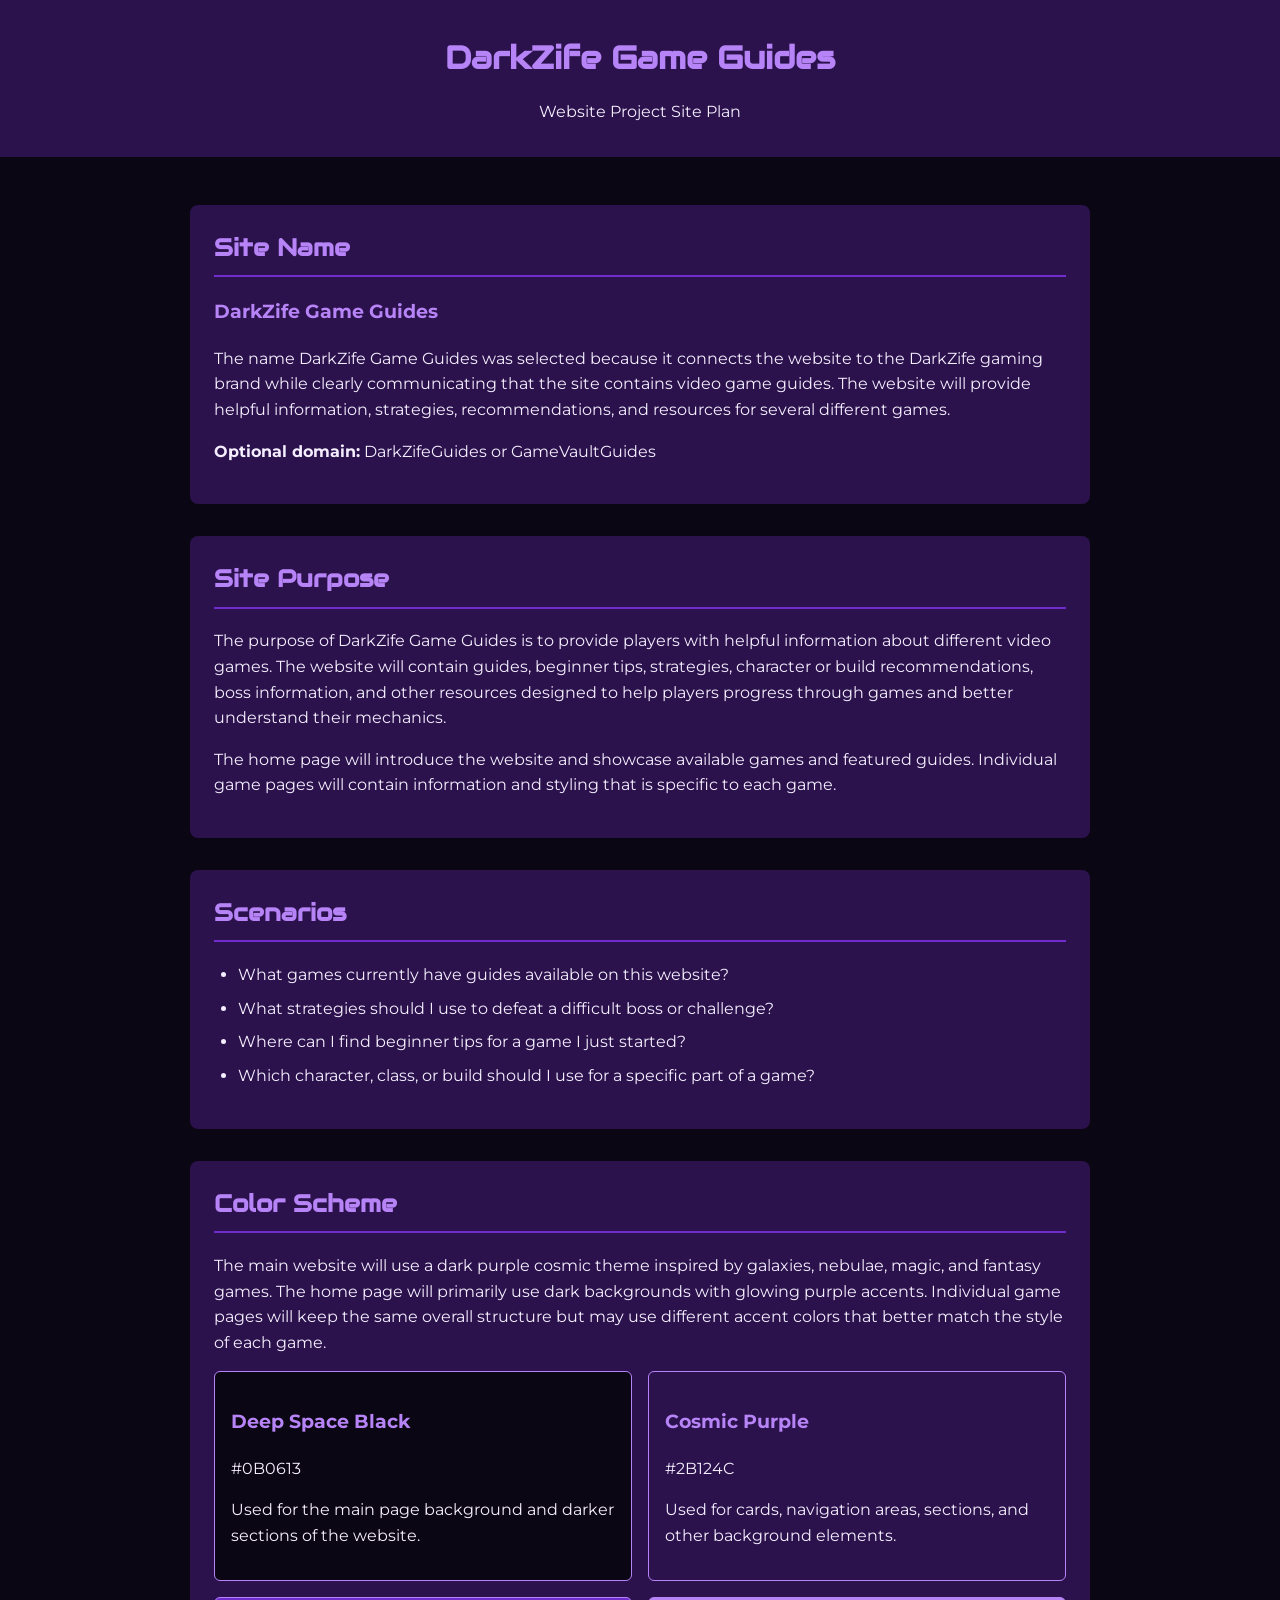
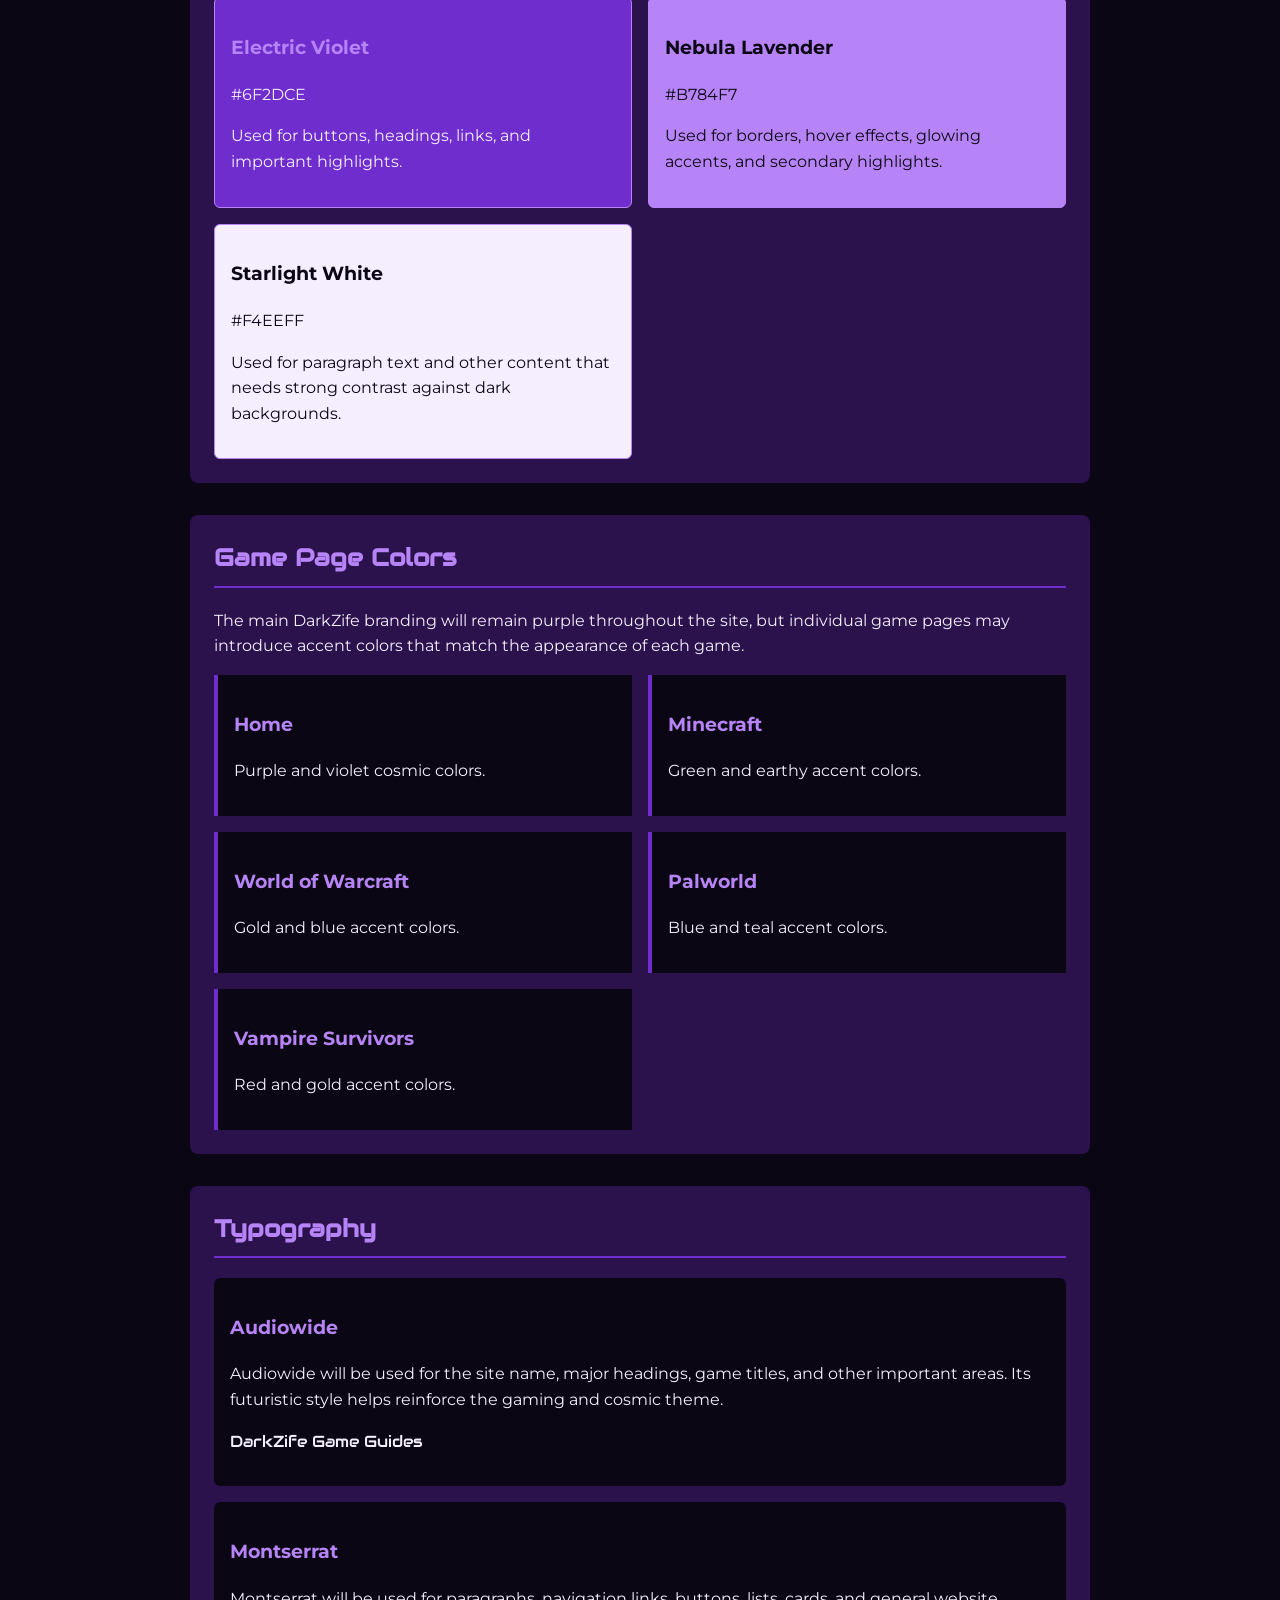
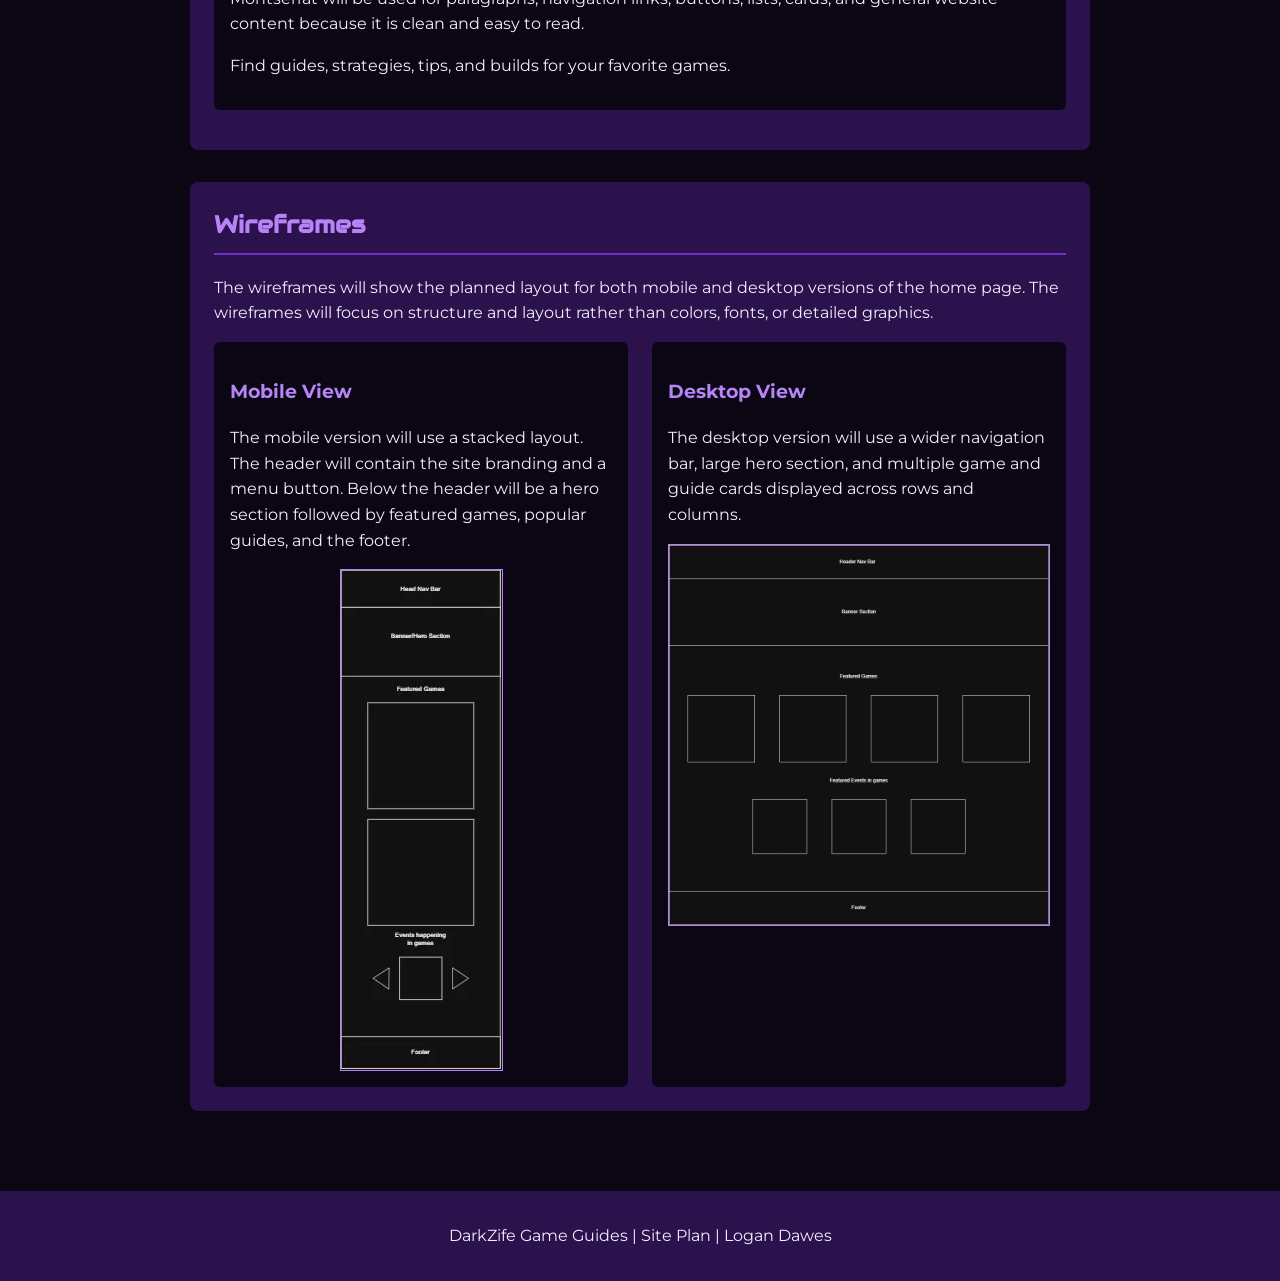
<file: final-project/siteplan.html>
<!DOCTYPE html>
<html lang="en">

<head>
    <meta charset="UTF-8">
    <meta name="viewport" content="width=device-width, initial-scale=1.0">

    <meta name="description" content="Site plan for the DarkZife Game Guides website project.">
    <meta name="author" content="Logan Dawes">

    <title>DarkZife Game Guides Site Plan</title>

    <link rel="preconnect" href="https://fonts.googleapis.com">
    <link rel="preconnect" href="https://fonts.gstatic.com" crossorigin>

    <link href="https://fonts.googleapis.com/css2?family=Audiowide&family=Montserrat:wght@400;500;600;700&display=swap"
        rel="stylesheet">

    <link rel="stylesheet" href="styles/siteplan.css">
</head>

<body>

    <header>
        <h1>DarkZife Game Guides</h1>
        <p>Website Project Site Plan</p>
    </header>

    <main>

        <section>
            <h2>Site Name</h2>

            <h3>DarkZife Game Guides</h3>

            <p>
                The name DarkZife Game Guides was selected because it connects
                the website to the DarkZife gaming brand while clearly
                communicating that the site contains video game guides.
                The website will provide helpful information, strategies,
                recommendations, and resources for several different games.
            </p>

            <p>
                <strong>Optional domain:</strong>
                DarkZifeGuides or GameVaultGuides
            </p>
        </section>


        <section>
            <h2>Site Purpose</h2>

            <p>
                The purpose of DarkZife Game Guides is to provide players with
                helpful information about different video games. The website
                will contain guides, beginner tips, strategies, character or
                build recommendations, boss information, and other resources
                designed to help players progress through games and better
                understand their mechanics.
            </p>

            <p>
                The home page will introduce the website and showcase available
                games and featured guides. Individual game pages will contain
                information and styling that is specific to each game.
            </p>
        </section>


        <section>
            <h2>Scenarios</h2>

            <ul>
                <li>
                    What games currently have guides available on this website?
                </li>

                <li>
                    What strategies should I use to defeat a difficult boss or
                    challenge?
                </li>

                <li>
                    Where can I find beginner tips for a game I just started?
                </li>

                <li>
                    Which character, class, or build should I use for a specific
                    part of a game?
                </li>
            </ul>
        </section>


        <section>
            <h2>Color Scheme</h2>

            <p>
                The main website will use a dark purple cosmic theme inspired by
                galaxies, nebulae, magic, and fantasy games. The home page will
                primarily use dark backgrounds with glowing purple accents.
                Individual game pages will keep the same overall structure but
                may use different accent colors that better match the style of
                each game.
            </p>

            <div class="color-grid">

                <article class="color-card space-black">
                    <h3>Deep Space Black</h3>
                    <p class="hex">#0B0613</p>

                    <p>
                        Used for the main page background and darker sections of
                        the website.
                    </p>
                </article>


                <article class="color-card cosmic-purple">
                    <h3>Cosmic Purple</h3>
                    <p class="hex">#2B124C</p>

                    <p>
                        Used for cards, navigation areas, sections, and other
                        background elements.
                    </p>
                </article>


                <article class="color-card electric-violet">
                    <h3>Electric Violet</h3>
                    <p class="hex">#6F2DCE</p>

                    <p>
                        Used for buttons, headings, links, and important
                        highlights.
                    </p>
                </article>


                <article class="color-card nebula-lavender">
                    <h3>Nebula Lavender</h3>
                    <p class="hex">#B784F7</p>

                    <p>
                        Used for borders, hover effects, glowing accents, and
                        secondary highlights.
                    </p>
                </article>


                <article class="color-card starlight-white">
                    <h3>Starlight White</h3>
                    <p class="hex">#F4EEFF</p>

                    <p>
                        Used for paragraph text and other content that needs
                        strong contrast against dark backgrounds.
                    </p>
                </article>

            </div>
        </section>


        <section>
            <h2>Game Page Colors</h2>

            <p>
                The main DarkZife branding will remain purple throughout the
                site, but individual game pages may introduce accent colors that
                match the appearance of each game.
            </p>

            <div class="game-colors">

                <div class="game-color">
                    <h3>Home</h3>
                    <p>Purple and violet cosmic colors.</p>
                </div>

                <div class="game-color">
                    <h3>Minecraft</h3>
                    <p>Green and earthy accent colors.</p>
                </div>

                <div class="game-color">
                    <h3>World of Warcraft</h3>
                    <p>Gold and blue accent colors.</p>
                </div>

                <div class="game-color">
                    <h3>Palworld</h3>
                    <p>Blue and teal accent colors.</p>
                </div>

                <div class="game-color">
                    <h3>Vampire Survivors</h3>
                    <p>Red and gold accent colors.</p>
                </div>

            </div>
        </section>


        <section>
            <h2>Typography</h2>

            <div class="font-card audiowide-example">

                <h3>Audiowide</h3>

                <p>
                    Audiowide will be used for the site name, major headings,
                    game titles, and other important areas. Its futuristic style
                    helps reinforce the gaming and cosmic theme.
                </p>

                <p class="font-preview">
                    DarkZife Game Guides
                </p>

            </div>


            <div class="font-card montserrat-example">

                <h3>Montserrat</h3>

                <p>
                    Montserrat will be used for paragraphs, navigation links,
                    buttons, lists, cards, and general website content because
                    it is clean and easy to read.
                </p>

                <p class="font-preview">
                    Find guides, strategies, tips, and builds for your favorite
                    games.
                </p>

            </div>
        </section>


        <section>
            <h2>Wireframes</h2>

            <p>
                The wireframes will show the planned layout for both mobile and
                desktop versions of the home page. The wireframes will focus on
                structure and layout rather than colors, fonts, or detailed
                graphics.
            </p>


            <div class="wireframe-section">

                <div class="wireframe-info">

                    <h3>Mobile View</h3>

                    <p>
                        The mobile version will use a stacked layout. The header
                        will contain the site branding and a menu button.
                        Below the header will be a hero section followed by
                        featured games, popular guides, and the footer.
                    </p>

                    <img src="images/mobile.webp" alt="Mobile wireframe for the DarkZife Game Guides home page">

                </div>


                <div class="wireframe-info">

                    <h3>Desktop View</h3>

                    <p>
                        The desktop version will use a wider navigation bar,
                        large hero section, and multiple game and guide cards
                        displayed across rows and columns.
                    </p>

                    <img src="images/desktop.webp" alt="Desktop wireframe for the DarkZife Game Guides home page">

                </div>

            </div>

        </section>

    </main>


    <footer>
        <p>
            DarkZife Game Guides | Site Plan | Logan Dawes
        </p>
    </footer>

</body>

</html>
</file>
<file: styles/index-small.css>
:root {
    --purple-dark: #5B21B6;
    --purple-main: #7C3AED;
    --purple-light: #A78BFA;
    --dark: #18181B;
    --dark-secondary: #27272A;
    --light: #F4F4F5;
    --white: #FFFFFF;
    --text-dark: #18181B;
}

* {
    box-sizing: border-box;
}

body {
    margin: 0 auto;
    max-width: 1200px;
    font-family: "Audiowide", sans-serif;
    background-color: var(--light);
    color: var(--text-dark);
}

img {
    display: block;
    max-width: 100%;
    height: auto;
}

header {
    display: flex;
    align-items: center;
    gap: 0.75rem;
    padding: 0.75rem 1rem;
    background-color: var(--white);
}

header img {
    width: 60px;
    height: 60px;
}

header span {
    font-size: 1.2rem;
    font-weight: 700;
    color: var(--purple-dark);
}

#menu {
    margin-left: auto;
    width: 44px;
    height: 44px;
    border: none;
    background-color: transparent;
    color: var(--purple-dark);
    font-size: 1.8rem;
    cursor: pointer;
}

#menu::before {
    content: "☰";
}

#menu.open::before {
    content: "✕";
}

nav {
    background-color: var(--dark);
}

.navigation {
    display: none;
    margin: 0;
    padding: 0;
    list-style: none;
}

.navigation.open {
    display: flex;
    flex-direction: column;
}

.navigation li {
    width: 100%;
}

.navigation a {
    display: block;
    padding: 0.8rem 1rem;
    color: var(--white);
    text-align: center;
    text-decoration: none;
    font-weight: 600;
    transition:
        background-color 0.2s ease,
        color 0.2s ease;
}

.navigation a:hover {
    background-color: var(--purple-main);
}

.navigation a.active {
    background-color: var(--purple-dark);
}

main {
    padding: 0.75rem;
}

h1 {
    margin: 0 0 0.75rem;
    color: var(--purple-dark);
    font-size: 1.6rem;
    font-weight: 700;
}

.grid {
    display: grid;
    grid-template-columns: 1fr;

    gap: 1rem;
}

section {
    overflow: hidden;
    background-color: var(--white);
    border: 1px solid var(--purple-light);
    border-radius: 6px;
}

section h2 {
    margin: 0;
    padding: 0.5rem;
    background-color: var(--purple-dark);
    color: var(--white);
    font-size: 1rem;
    font-weight: 700;
    text-align: center;
}

.about {
    min-height: 200px;
}

.about p {
    padding: 0 0.75rem;
    line-height: 1.5;
}

.photo {
    text-align: center;
}

.photo img {
    width: 100%;
    max-width: 300px;
    margin: 1rem auto;
    object-fit: cover;
    border-radius: 4px;
}

.web-courses {
    margin-top: 1rem;
    padding-bottom: 0.75rem;
}

.course-btn {
    display: grid;
    grid-template-columns: 1fr;
    gap: 0.5rem;
    padding: 0.75rem;
}

.course-btn button {
    width: 100%;
    padding: 0.6rem;
    border: none;
    border-radius: 4px;
    background-color: var(--dark-secondary);
    color: var(--white);
    font-family: "Audiowide", sans-serif;
    font-size: 1rem;
    font-weight: 600;
    cursor: pointer;
    transition:
        background-color 0.2s ease,
        transform 0.2s ease;
}

.course-btn button:hover {
    background-color: var(--purple-main);
}

.course-btn button:active {
    transform: scale(0.98);
}

#courses {
    display: grid;
    grid-template-columns: 1fr;

    gap: 0.5rem;

    padding: 0 0.75rem;
}

.course-card {
    padding: 0.65rem;
    border: 1px solid var(--purple-light);
    border-radius: 4px;
    background-color: var(--light);
    color: var(--text-dark);
    text-align: center;
    font-weight: 600;
}

.course-card.completed {
    background-color: var(--purple-main);
    color: var(--white);
    border-color: var(--purple-dark);
    font-weight: 700;
}

.web-courses>p {
    width: 100%;
    margin: 1rem 0 0;
    padding: 0.5rem;
    text-align: center;
    font-weight: 600;
}

footer {
    padding: 1rem;
    background-color: var(--dark);
    color: var(--white);
    text-align: center;
}

footer p {
    margin: 0.35rem 0;
}

.social {
    display: flex;
    justify-content: center;
    align-items: center;
    gap: 1rem;
    margin-bottom: 0.75rem;
}

.social a {
    display: inline-block;
}

.social img {
    width: 40px;
    height: 40px;
    object-fit: contain;
    transition: transform 0.2s ease;
}

.social img:hover {
    transform: scale(1.1);
}

button:focus,
a:focus {
    outline: 2px solid var(--purple-light);
    outline-offset: 2px;
}


/* =========================
    Popup section
   ========================= */

dialog {
  border: 1px solid rgb(0 0 0 / 10%);
  border-radius: .25rem;
  padding: 1rem;
  background-color: #fff;
  box-shadow: 0 0 3rem #777;
  width: 90%;
  max-width: 600px;
}

::backdrop {
  background-color: rgb(0 0 0 / 50%);
}

dialog button {
  position: absolute;
  top: 23px;
  right: 23px;
  padding: .5rem 1rem;
  border: 1px solid rgb(0 0 0 / 10%);
}

.course-card {
    cursor: pointer;
}
</file>
<file: styles/index-large.css>
@media screen and (min-width: 700px) {

    header {
        padding: 0.75rem 1rem;
    }

    header span {
        font-size: 1.2rem;
    }

    #menu {
        display: none;
    }

    .navigation,
    .navigation.open {
        display: flex;
        flex-direction: row;
    }

    .navigation li {
        width: auto;
    }

    .navigation a {
        padding: 0.65rem 1rem;
    }

    main {
        padding: 0 0.75rem 1rem;
    }

    .grid {
        grid-template-columns: 2fr 1fr;
        gap: 1rem;
    }

    .grid section {
        height: 100%;
    }

    .about {
        min-height: 280px;
    }

    .photo {
        min-height: 280px;
    }

    .photo img {
        max-width: 250px;
    }

    .course-btn {
        grid-template-columns: repeat(3, 1fr);
    }

    #courses {
        grid-template-columns: repeat(3, 1fr);
    }

}
</file>
<file: chamber/styles/homesmall.css>
* {
    box-sizing: border-box;
}

:root {
    --primary-color: #5b2487;
    --secondary-color: #f1eaf6;
    --accent-color: #c9a7e8;

    --background-color: #ffffff;
    --card-color: #ffffff;
    --text-color: #222222;
    --border-color: #cccccc;

    --shadow-color: rgba(0, 0, 0, 0.15);
}


/* =========================
   BODY
   ========================= */

body {
    margin: 0;
    min-height: 100vh;

    display: flex;
    flex-direction: column;

    font-family: "Montserrat", Arial, sans-serif;

    background-color: var(--background-color);
    color: var(--text-color);
}


/* =========================
   HEADER
   ========================= */

header {
    display: grid;
    grid-template-columns: 1fr auto;
    align-items: center;

    padding: 1rem;

    background-color: var(--primary-color);
    color: white;
}


/* =========================
   BRANDING
   ========================= */

.branding {
    display: flex;
    align-items: center;
    gap: 0.75rem;
}

.branding img {
    width: 55px;
    height: 55px;

    object-fit: contain;
}

.branding span {
    font-size: 1.1rem;
    font-weight: 700;
}


/* =========================
   HEADER BUTTONS
   ========================= */

.header-buttons {
    display: flex;
    align-items: center;
    gap: 0.5rem;
}

#theme-toggle,
#menu {
    border: none;
    background: none;

    color: white;

    font-size: 1.5rem;

    cursor: pointer;

    padding: 0.4rem;
}

#theme-toggle:hover,
#menu:hover {
    background-color: rgba(255, 255, 255, 0.15);

    border-radius: 5px;
}


/* =========================
   NAVIGATION
   ========================= */

nav {
    grid-column: 1 / -1;
    width: 100%;
}

.navigation {
    display: none;
    flex-direction: column;

    list-style: none;

    margin: 1rem 0 0;
    padding: 0;
}

.navigation.open {
    display: flex;
}

.navigation li {
    width: 100%;
}

.navigation a {
    display: block;

    padding: 0.8rem;

    text-align: center;
    text-decoration: none;

    color: white;
}

.navigation a:hover,
.navigation a.active {
    background-color: var(--accent-color);
    color: #111111;
}


/* =========================
   MAIN
   ========================= */

main {
    width: 100%;
    max-width: 1200px;

    margin: 0 auto;
    padding: 1rem;

    flex: 1;
}

h1,
h2,
h3 {
    margin-top: 0;
}

h2 {
    color: var(--primary-color);
    text-align: center;
}


/* =========================
   HERO
   ========================= */

.hero {
    position: relative;

    width: 100%;

    overflow: hidden;

    border-radius: 8px;

    box-shadow: 0 2px 8px var(--shadow-color);
}

.hero img {
    display: block;

    width: 100%;
    height: 350px;

    object-fit: cover;
}

.hero::after {
    content: "";

    position: absolute;
    inset: 0;

    background-color: rgba(0, 0, 0, 0.45);
}

.hero-content {
    position: absolute;

    top: 50%;
    left: 50%;

    transform: translate(-50%, -50%);

    z-index: 1;

    width: 90%;

    text-align: center;

    color: white;
}

.hero-content h1 {
    margin-bottom: 0.5rem;

    font-size: 2rem;

    color: white;
}

.hero-content p {
    margin: 0 0 1.5rem;

    font-size: 1rem;
    font-weight: 600;
}


/* =========================
   HERO BUTTONS
   ========================= */

.hero-btns {
    display: flex;
    flex-direction: column;
    align-items: center;
    gap: 0.75rem;
}

#join-btn,
#discover-btn {
    display: inline-block;

    width: 200px;
    padding: 0.75rem 1rem;

    border-radius: 6px;

    text-decoration: none;
    text-align: center;

    font-weight: 600;

    transition:
        background-color 0.2s ease,
        color 0.2s ease,
        transform 0.2s ease;
}

#join-btn {
    background-color: var(--primary-color);
    color: white;

    border: 2px solid white;
}

#join-btn:hover {
    background-color: white;
    color: var(--primary-color);

    border-color: white;

    transform: translateY(-2px);
}

#discover-btn {
    background-color: var(--primary-color);
    color: white;

    border: 2px solid white;
}

#discover-btn:hover {
    background-color: white;
    color: var(--primary-color);

    transform: translateY(-2px);
}

/* =========================
   ABOUT
   ========================= */

.about-section {
    margin: 2rem 0;
    padding: 1.5rem;

    text-align: center;

    background-color: var(--secondary-color);

    border-radius: 8px;
}

.about-section h2 {
    margin-bottom: 0.75rem;
}

.about-section p {
    max-width: 800px;

    margin: 0 auto;

    line-height: 1.6;
}


/* =========================
   EVENTS
   ========================= */

.events-section {
    margin: 2rem 0;
}

.event-slider {
    display: grid;

    grid-template-columns: auto minmax(0, 1fr) auto;

    align-items: center;

    gap: 0.5rem;
}

.event-card {
    overflow: hidden;

    background-color: var(--card-color);

    border: 1px solid var(--border-color);
    border-radius: 8px;

    box-shadow: 0 2px 6px var(--shadow-color);
}

#event-image {
    display: block;

    width: 100%;
    height: 200px;

    object-fit: cover;
}

.event-info {
    padding: 1.5rem;

    text-align: center;
}

.event-card h3 {
    margin-bottom: 0.75rem;

    color: var(--primary-color);
}

#event-date,
#event-location {
    margin: 0.25rem 0;

    font-weight: 600;
}

#event-description {
    margin-top: 1rem;

    line-height: 1.5;
}

.event-arrow {
    width: 40px;
    height: 55px;

    border: none;
    border-radius: 5px;

    background-color: var(--primary-color);
    color: white;

    font-size: 1.5rem;

    cursor: pointer;
}

.event-arrow:hover {
    background-color: var(--accent-color);
    color: #111111;
}


/* =========================
   WEATHER
   ========================= */

.weather-section {
    margin: 2rem 0;
}

.weather-grid {
    display: grid;

    grid-template-columns: 1fr;

    gap: 1rem;
}

.current-weather,
.forecast {
    padding: 1.25rem;

    background-color: var(--card-color);

    border: 1px solid var(--border-color);
    border-radius: 8px;

    box-shadow: 0 2px 6px var(--shadow-color);
}

.current-weather h3,
.forecast h3 {
    margin-bottom: 1rem;

    text-align: center;

    color: var(--primary-color);
}

.weather-location {
    text-align: center;

    font-weight: 600;
}


/* =========================
   CURRENT WEATHER
   ========================= */

.current-weather-main {
    display: flex;

    justify-content: center;
    align-items: center;

    gap: 1rem;

    margin: 1rem 0;
}

#current-weather-icon {
    width: 90px;
    height: 90px;

    object-fit: contain;
}

.current-temperature {
    margin: 0;

    font-size: 2rem;
    font-weight: 700;

    color: var(--primary-color);
}

#current-description {
    margin: 0.25rem 0 0;

    text-transform: capitalize;
}

.temperature-range {
    display: flex;

    justify-content: center;

    gap: 2rem;
}

.temperature-range p {
    margin: 0;

    font-weight: 600;
}


/* =========================
   FORECAST
   ========================= */

.forecast-list {
    display: flex;
    flex-direction: column;

    gap: 0;
}

.forecast-day {
    display: grid;

    grid-template-columns:
        minmax(80px, 1fr)
        auto
        minmax(90px, 1fr);

    align-items: center;

    gap: 0.5rem;

    padding: 0.75rem 0;

    border-bottom: 1px solid var(--border-color);
}

.forecast-day:last-child {
    border-bottom: none;
}

.forecast-day img {
    width: 50px;
    height: 50px;

    object-fit: contain;
}

.forecast-day-name {
    font-weight: 700;
}

.forecast-description {
    font-size: 0.85rem;

    text-transform: capitalize;
}

.forecast-temperature {
    text-align: right;

    font-weight: 600;
}


/* =========================
   MEMBER SPOTLIGHTS
   ========================= */

.spotlight-section {
    margin: 2rem 0;
}

.spotlights {
    display: grid;

    grid-template-columns: 1fr;

    gap: 1rem;
}

.spotlight-card {
    overflow: hidden;

    padding-bottom: 1rem;

    text-align: center;

    background-color: var(--card-color);

    border: 1px solid var(--border-color);
    border-radius: 8px;

    box-shadow: 0 2px 6px var(--shadow-color);
}

.spotlight-card img {
    width: 100%;
    height: 200px;

    object-fit: cover;
}

.spotlight-card h3 {
    margin: 1rem 1rem 0.5rem;

    color: var(--primary-color);
}

.spotlight-card p {
    margin: 0.4rem 1rem;

    line-height: 1.4;
}

.spotlight-description {
    min-height: 0;
}

.spotlight-card a {
    display: inline-block;

    margin: 0.75rem 0;

    color: var(--primary-color);

    font-weight: 600;
}

.membership-level {
    display: inline-block;

    padding: 0.4rem 0.75rem;

    background-color: var(--secondary-color);

    border-radius: 20px;

    font-weight: 700;
    color: var(--primary-color);
}


/* =========================
   FOOTER
   ========================= */

footer {
    margin-top: 2rem;
    padding: 1.5rem;

    background-color: var(--primary-color);
    color: white;

    text-align: center;
}

footer p {
    margin: 0.35rem 0;
}


/* =========================
   SOCIAL MEDIA
   ========================= */

.social-media {
    display: flex;

    justify-content: center;
    align-items: center;

    gap: 1rem;

    margin: 1.5rem 0;
}

.social-media img {
    width: 36px;
    height: 36px;

    object-fit: contain;
}


/* =========================
   DARK MODE
   ========================= */

body.dark {
    --background-color: #121212;
    --card-color: #211827;
    --text-color: #f3f3f3;
    --border-color: #5f4a6d;
    --secondary-color: #302238;

    background-color: var(--background-color);
    color: var(--text-color);
}

body.dark h2 {
    color: var(--accent-color);
}

body.dark .about-section {
    background-color: var(--secondary-color);
}

body.dark .event-card,
body.dark .current-weather,
body.dark .forecast,
body.dark .spotlight-card {
    background-color: var(--card-color);
    color: var(--text-color);
}

body.dark .event-card h3,
body.dark .current-weather h3,
body.dark .forecast h3,
body.dark .spotlight-card h3,
body.dark .current-temperature {
    color: var(--accent-color);
}

body.dark .spotlight-card a {
    color: #d7b7f2;
}

body.dark .membership-level {
    background-color: var(--secondary-color);

    color: var(--accent-color);
}
</file>
<file: chamber/styles/homelarge.css>
@media screen and (min-width: 640px) {

    /* =========================
       HEADER
       ========================= */

    header {
        grid-template-columns: auto 1fr auto;

        gap: 1rem;
    }

    .branding {
        grid-column: 1;
        grid-row: 1;
    }

    nav {
        grid-column: 2;
        grid-row: 1;

        width: auto;
    }

    .header-buttons {
        grid-column: 3;
        grid-row: 1;
    }


    /* =========================
       NAVIGATION
       ========================= */

    .navigation {
        display: flex;
        flex-direction: row;

        justify-content: flex-end;

        margin: 0;
    }

    .navigation li {
        width: auto;
    }

    .navigation a {
        padding: 0.75rem 1rem;
    }

    #menu {
        display: none;
    }


    /* =========================
       HERO
       ========================= */

    .hero img {
        height: 450px;
    }

    .hero-content h1 {
        font-size: 3rem;
    }

    .hero-content p {
        font-size: 1.2rem;
    }

    .hero-btns {
        flex-direction: row;
        justify-content: center;
    }

    #join-btn,
    #discover-btn {
        width: auto;
        min-width: 180px;
    }


    /* =========================
       ABOUT
       ========================= */

    .about-section {
        padding: 2rem 3rem;
    }


    /* =========================
       EVENTS
       ========================= */

    .event-slider {
        gap: 1rem;
    }

    .event-card {
        display: grid;

        grid-template-columns: 1fr 1.4fr;

        min-height: 280px;
    }

    #event-image {
        width: 100%;
        height: 100%;

        object-fit: cover;
    }

    .event-info {
        display: flex;
        flex-direction: column;

        justify-content: center;

        padding: 2rem;

        text-align: left;
    }

    .event-card h3 {
        font-size: 1.5rem;
    }

    .event-arrow {
        width: 50px;
        height: 70px;
    }


    /* =========================
       WEATHER
       ========================= */

    .weather-grid {
        grid-template-columns: 1fr 1.4fr;

        align-items: stretch;
    }

    .current-weather,
    .forecast {
        padding: 1.5rem;
    }

    .current-weather {
        display: flex;
        flex-direction: column;

        justify-content: center;
    }

    #current-weather-icon {
        width: 110px;
        height: 110px;
    }

    .current-temperature {
        font-size: 2.5rem;
    }

    .forecast-day {
        grid-template-columns:
            1fr
            60px
            1.5fr
            1fr;

        gap: 1rem;
    }

    .forecast-description {
        font-size: 0.9rem;
    }


    /* =========================
       MEMBER SPOTLIGHTS
       ========================= */

    .spotlights {
        grid-template-columns:
            repeat(auto-fit, minmax(250px, 1fr));
    }

    .spotlight-card img {
        height: 220px;
    }


    /* =========================
       FOOTER
       ========================= */

    footer {
        display: grid;

        grid-template-columns: 1fr 1fr 1fr;

        align-items: center;

        gap: 2rem;

        text-align: left;
    }

    .social-media {
        justify-content: center;

        margin: 0;
    }
}
</file>
<file: styles/prophets.css>
/* see auto column grid in CSS in the .grid class rule */

body {
	font-family: Roboto, sans-serif;
}

h1 {
	text-align: center;
}

h2 {
	margin: 1rem 0;
	text-shadow: 0 0 30px #111;
}

.key {
	position: absolute;
	top: 5px;
	right: 5px;
	padding: 0.5rem;
	background-color: black;
	color: white;
	display: grid;
	grid-template-columns: 0.8rem 1fr;
	grid-gap: 0.25rem;
}

#keytitle {
	font-size: larger;
	grid-column: 1 / 3;
}

.key > div {
	width: 0.75rem;
	height: 0.75rem;
	border: 1px solid #bbb;
}

.key > p {
	display: inline;
	font-size: 0.75rem;
}

p {
	margin: 0;
}

#cards {
	display: grid;
	grid-gap: 0.5rem;
	grid-template-columns: repeat(auto-fit, minmax(320px, 1fr));
}

section {
	margin: 0.5rem;
	padding: 0.5rem;
	background-color: #eee;
	border: 1px solid rgb(0 0 0 / 10%);
	display: flex;
	flex-direction: column;
	align-items: center;
}

section > p {
	min-height: 60px;
	font-size: smaller;
	text-align: center;
}

img {
	width: auto;
	max-width: 325px;
	box-shadow: 0 0 30px #777;
	height: 200px;
	border: 1px solid #111;
}

li > img {
	width: auto;
	height: 30px;
}

.caption {
	position: absolute;
	top: 1.5rem;
	right: 2rem;
	border: 1px solid #ccc;
	background-color: lightyellow;
	padding: 0.25rem;
	display: grid;
	align-items: center;
	grid-template-columns: 1rem 1fr;
}

.un {
	list-style: none;
}
</file>
<file: chamber/styles/directorysmall.css>
* {
    box-sizing: border-box;
}

:root {
    --primary-color: #5b2487;
    --secondary-color: #f1eaf6;
    --accent-color: #c9a7e8;
    --background-color: #ffffff;
    --card-color: #ffffff;
    --text-color: #222222;
    --border-color: #cccccc;
}

body {
    margin: 0;
    min-height: 100vh;
    display: flex;
    flex-direction: column;
    font-family: "Montserrat", Arial, sans-serif;
    background-color: var(--background-color);
    color: var(--text-color);
}

header {
    display: grid;
    grid-template-columns: 1fr auto;
    align-items: center;
    padding: 1rem;
    background-color: var(--primary-color);
    color: white;
}

.branding {
    display: flex;
    align-items: center;
    gap: 0.75rem;
}

.branding img {
    width: 55px;
    height: 55px;

    object-fit: contain;
}

.branding span {
    font-size: 1.1rem;
    font-weight: bold;
}

.header-buttons {
    display: flex;
    align-items: center;
    gap: 0.5rem;
}

#theme-toggle,
#menu {
    border: none;
    background: none;
    color: white;
    font-size: 1.5rem;
    cursor: pointer;
    padding: 0.4rem;
}

#theme-toggle:hover,
#menu:hover {
    background-color: rgba(255, 255, 255, 0.15);
    border-radius: 5px;
}

nav {
    grid-column: 1 / -1;
    width: 100%;
}

.navigation {
    display: none;
    flex-direction: column;
    list-style: none;
    margin: 1rem 0 0;
    padding: 0;
}

.navigation.open {
    display: flex;
}

.navigation li {
    width: 100%;
}

.navigation a {
    display: block;
    padding: 0.8rem;
    text-align: center;
    text-decoration: none;
    color: white;
}

.navigation a:hover,
.navigation a.active {
    background-color: var(--accent-color);
    color: #111111;
}

main {
    width: 100%;
    max-width: 1200px;
    margin: 0 auto;
    padding: 1rem;
    flex: 1;
}

h1 {
    margin-top: 0.5rem;
    text-align: center;
    color: var(--primary-color);
}

.grid-btns {
    display: flex;
    justify-content: center;
    gap: 1rem;
    margin: 1.5rem 0;
}

.grid-btns button {
    padding: 0.6rem 1.25rem;
    border: 1px solid var(--primary-color);
    border-radius: 4px;
    background-color: var(--primary-color);
    color: white;
    cursor: pointer;
}

.grid-btns button:hover {
    background-color: var(--accent-color);
    color: #111111;
}

#members.grid {
    display: grid;
    grid-template-columns: 1fr;
    gap: 1rem;
}

.member-card {
    overflow: hidden;
    background-color: var(--card-color);
    border: 1px solid var(--border-color);
    border-radius: 8px;
    box-shadow: 0 2px 6px rgba(0, 0, 0, 0.15);
}

.member-card h2 {
    margin: 0;
    padding: 0.6rem;
    text-align: center;
    font-size: 1.15rem;
    color: var(--primary-color);
    background-color: var(--secondary-color);
    border-bottom: 1px solid var(--border-color);
}

.card-content {
    display: grid;
    grid-template-columns: 85px minmax(0, 1fr);
    gap: 0.75rem;
    align-items: center;
    padding: 0.75rem;
}

.member-card img {
    width: 85px;
    height: 75px;
    object-fit: cover;
    display: block;
}

.business-info {
    min-width: 0;
    text-align: left;
}

.business-info p {
    margin: 0.35rem 0;
    font-size: 0.82rem;
    overflow-wrap: anywhere;
}

.business-info strong {
    font-size: 0.8rem;
}

.fake-link {
    color: var(--primary-color);
    text-decoration: underline;
    overflow-wrap: anywhere;
}

#members.list {
    display: flex;
    flex-direction: column;
    gap: 0;
}

#members.list .member-card {
    display: block;
    padding: 0.75rem;
    border: none;
    border-bottom: 1px solid var(--border-color);
    border-radius: 0;
    box-shadow: none;
}

#members.list .member-card:nth-child(even) {
    background-color: var(--secondary-color);
}

#members.list .member-card h2 {
    margin: 0 0 0.5rem;
    padding: 0;
    background: none;
    border: none;
    text-align: left;
    font-size: 1rem;
}

#members.list .card-content {
    display: block;
    padding: 0;
}

#members.list img {
    display: none;
}

#members.list .business-info {
    display: block;
}

#members.list .business-info p {
    margin: 0.25rem 0;
}

footer {
    margin-top: 2rem;
    padding: 1.5rem;
    background-color: var(--primary-color);
    color: white;
    text-align: center;
}

footer p {
    margin: 0.35rem 0;
}

.social-media {
    display: flex;
    justify-content: center;
    align-items: center;
    gap: 1rem;
    margin: 1.5rem 0;
}

.social-media img {
    width: 36px;
    height: 36px;
    object-fit: contain;
}

body.dark {
    --background-color: #121212;
    --card-color: #211827;
    --text-color: #f3f3f3;
    --border-color: #5f4a6d;
    --secondary-color: #302238;
    background-color: var(--background-color);
    color: var(--text-color);
}

body.dark h1 {
    color: var(--accent-color);
}

body.dark .member-card {
    background-color: var(--card-color);
    color: var(--text-color);
}

body.dark .member-card h2 {
    color: var(--accent-color);
}

body.dark .fake-link {
    color: #d7b7f2;
}

body.dark #members.list .member-card:nth-child(even) {
    background-color: var(--secondary-color);
}
</file>
<file: chamber/styles/directorylarge.css>
@media screen and (min-width: 640px) {

    header {
        grid-template-columns: auto 1fr auto;
        gap: 1rem;
    }

    .branding {
        grid-column: 1;
        grid-row: 1;
    }

    nav {
        grid-column: 2;
        grid-row: 1;
        width: auto;
    }

    .header-buttons {
        grid-column: 3;
        grid-row: 1;
    }

    .navigation {
        display: flex;
        flex-direction: row;
        justify-content: flex-end;
        margin: 0;
    }

    .navigation li {
        width: auto;
    }

    .navigation a {
        padding: 0.75rem 1rem;
    }

    #menu {
        display: none;
    }

    #members.grid {
        grid-template-columns: repeat(3, 1fr);
    }

    .card-content {
        grid-template-columns: 100px minmax(0, 1fr);
        gap: 0.75rem;
        padding: 0.75rem;
    }

    .member-card img {
        width: 100px;
        height: 80px;
    }

    .business-info p {
        font-size: 0.8rem;
    }

    #members.list .member-card {
        display: grid;
        grid-template-columns: 1.3fr 3.7fr;
        align-items: center;
        padding: 0.7rem 1rem;
        min-height: 0;
    }

    #members.list .member-card h2 {
        margin: 0;
        padding: 0;
        background: none;
        border: none;
        font-size: 1rem;
        text-align: left;
    }

    #members.list .card-content {
        display: block;
        padding: 0;
    }

    #members.list img {
        display: none;
    }

    #members.list .business-info {
        display: grid;
        grid-template-columns:
            minmax(0, 1.5fr)
            minmax(0, 1fr)
            minmax(0, 2fr);
        align-items: center;
        gap: 1rem;
    }

    #members.list .business-info p {
        margin: 0;
        font-size: 0.8rem;
        overflow-wrap: anywhere;
    }

    footer {
        display: grid;
        grid-template-columns: 1fr 1fr 1fr;
        align-items: center;
        gap: 2rem;
        text-align: left;
    }

    .social-media {
        justify-content: center;
        margin: 0;
    }
}
</file>
<file: chamber/styles/discoversmall.css>
* {
    box-sizing: border-box;
}

:root {
    --primary-color: #5b2487;
    --secondary-color: #f1eaf6;
    --accent-color: #c9a7e8;

    --background-color: #ffffff;
    --card-color: #ffffff;
    --text-color: #222222;
    --border-color: #cccccc;

    --shadow-color: rgba(0, 0, 0, 0.15);
}


/* =========================
   BODY
   ========================= */

body {
    margin: 0;
    min-height: 100vh;

    display: flex;
    flex-direction: column;

    font-family: "Montserrat", Arial, sans-serif;

    background-color: var(--background-color);
    color: var(--text-color);
}


/* =========================
   HEADER
   ========================= */

header {
    display: grid;
    grid-template-columns: 1fr auto;
    align-items: center;

    padding: 1rem;

    background-color: var(--primary-color);
    color: white;
}


/* =========================
   BRANDING
   ========================= */

.branding {
    display: flex;
    align-items: center;
    gap: 0.75rem;
}

.branding img {
    width: 55px;
    height: 55px;

    object-fit: contain;
}

.branding span {
    font-size: 1.1rem;
    font-weight: 700;
}


/* =========================
   HEADER BUTTONS
   ========================= */

.header-buttons {
    display: flex;
    align-items: center;
    gap: 0.5rem;
}

#theme-toggle,
#menu {
    border: none;
    background: none;

    color: white;

    font-size: 1.5rem;

    cursor: pointer;

    padding: 0.4rem;
}

#theme-toggle:hover,
#menu:hover {
    background-color: rgba(255, 255, 255, 0.15);

    border-radius: 5px;
}


/* =========================
   NAVIGATION
   ========================= */

nav {
    grid-column: 1 / -1;

    width: 100%;
}

.navigation {
    display: none;
    flex-direction: column;

    list-style: none;

    margin: 1rem 0 0;
    padding: 0;
}

.navigation.open {
    display: flex;
}

.navigation li {
    width: 100%;
}

.navigation a {
    display: block;

    padding: 0.8rem;

    text-align: center;
    text-decoration: none;

    color: white;
}

.navigation a:hover,
.navigation a.active {
    background-color: var(--accent-color);
    color: #111111;
}


/* =========================
   MAIN
   ========================= */

main {
    width: 100%;
    max-width: 1200px;

    margin: 0 auto;
    padding: 1rem;

    flex: 1;
}

h1,
h2 {
    margin-top: 0;
}

h1 {
    margin-bottom: 1rem;

    text-align: center;

    color: var(--primary-color);
}

h2 {
    color: var(--primary-color);
}


/* =========================
   INTRO
   ========================= */

.discover-intro {
    margin-bottom: 1rem;
    padding: 1.5rem;

    text-align: center;

    background-color: var(--secondary-color);

    border-radius: 8px;
}

.discover-intro h2 {
    margin-bottom: 0.5rem;
}

.discover-intro p {
    max-width: 700px;

    margin: 0 auto;

    line-height: 1.6;
}


/* =========================
   VISITOR MESSAGE
   ========================= */

.visit-message {
    margin: 1rem 0;
    padding: 1rem;

    text-align: center;
    font-weight: 600;

    background-color: var(--secondary-color);
    color: var(--primary-color);

    border-left: 5px solid var(--primary-color);
    border-radius: 6px;
}


/* =========================
   DISCOVER GRID
   ========================= */

.discover-grid {
    display: grid;

    grid-template-columns: 1fr;

    grid-template-areas:
        "a"
        "b"
        "c"
        "d"
        "e"
        "f"
        "g"
        "h";

    gap: 1rem;
}


/* =========================
   GRID AREAS
   ========================= */

.card1 {
    grid-area: a;
}

.card2 {
    grid-area: b;
}

.card3 {
    grid-area: c;
}

.card4 {
    grid-area: d;
}

.card5 {
    grid-area: e;
}

.card6 {
    grid-area: f;
}

.card7 {
    grid-area: g;
}

.card8 {
    grid-area: h;
}


/* =========================
   DISCOVER CARDS
   ========================= */

.discover-card {
    overflow: hidden;

    padding-bottom: 1rem;

    background-color: var(--card-color);

    border: 1px solid var(--border-color);
    border-radius: 8px;

    box-shadow: 0 2px 6px var(--shadow-color);
}

.discover-card h2 {
    margin: 0;
    padding: 1rem;

    text-align: center;
}

.discover-card figure {
    margin: 0;
}

.discover-card img {
    display: block;

    width: 100%;
    height: 200px;

    object-fit: cover;
}

.discover-card address {
    margin: 1rem 1rem 0.5rem;

    font-style: normal;
    font-weight: 600;
}

.discover-card p {
    margin: 0.5rem 1rem 1rem;

    line-height: 1.5;
}

.discover-card button {
    margin: 0 1rem;
    padding: 0.7rem 1rem;

    border: none;
    border-radius: 5px;

    background-color: var(--primary-color);
    color: white;

    font-weight: 600;

    cursor: pointer;

    transition:
        background-color 0.2s ease,
        color 0.2s ease,
        transform 0.2s ease;
}

.discover-card button:hover {
    background-color: var(--accent-color);
    color: #111111;

    transform: translateY(-2px);
}


/* =========================
   FOOTER
   ========================= */

footer {
    margin-top: 2rem;
    padding: 1.5rem;

    background-color: var(--primary-color);
    color: white;

    text-align: center;
}

footer p {
    margin: 0.35rem 0;
}


/* =========================
   SOCIAL MEDIA
   ========================= */

.social-media {
    display: flex;

    justify-content: center;
    align-items: center;

    gap: 1rem;

    margin: 1.5rem 0;
}

.social-media img {
    width: 36px;
    height: 36px;

    object-fit: contain;
}


/* =========================
   DARK MODE
   ========================= */

body.dark {
    --background-color: #121212;
    --card-color: #211827;
    --text-color: #f3f3f3;
    --border-color: #5f4a6d;
    --secondary-color: #302238;

    background-color: var(--background-color);
    color: var(--text-color);
}

body.dark h1,
body.dark h2 {
    color: var(--accent-color);
}

body.dark .discover-intro,
body.dark .visit-message {
    background-color: var(--secondary-color);
}

body.dark .visit-message {
    color: var(--accent-color);

    border-left-color: var(--accent-color);
}

body.dark .discover-card {
    background-color: var(--card-color);
    color: var(--text-color);
}

body.dark .discover-card h2 {
    color: var(--accent-color);
}
</file>
<file: chamber/styles/discovermedium.css>
@media screen and (min-width: 641px) and (max-width: 1024px) {

    /* =========================
       HEADER
       ========================= */

    header {
        grid-template-columns: auto 1fr auto;

        gap: 1rem;
    }

    .branding {
        grid-column: 1;
        grid-row: 1;
    }

    nav {
        grid-column: 2;
        grid-row: 1;

        width: auto;
    }

    .header-buttons {
        grid-column: 3;
        grid-row: 1;
    }


    /* =========================
       NAVIGATION
       ========================= */

    .navigation {
        display: flex;
        flex-direction: row;

        justify-content: flex-end;

        margin: 0;
    }

    .navigation li {
        width: auto;
    }

    .navigation a {
        padding: 0.75rem 1rem;
    }

    #menu {
        display: none;
    }


    /* =========================
       MAIN
       ========================= */

    main {
        padding: 1.5rem;
    }

    h1 {
        font-size: 2.2rem;
    }


    /* =========================
       INTRO
       ========================= */

    .discover-intro {
        padding: 2rem;
    }


    /* =========================
       DISCOVER GRID
       ========================= */

    .discover-grid {
        grid-template-columns: 1fr 1fr;

        grid-template-areas:
            "a a"
            "b c"
            "d d"
            "e f"
            "g h";

        gap: 1.5rem;
    }


    /* =========================
       CARDS
       ========================= */

    .discover-card img {
        height: 220px;

        transition:
            transform 0.3s ease,
            filter 0.3s ease;
    }

    .discover-card img:hover {
        transform: scale(1.05);

        filter: brightness(1.08);
    }

    .discover-card h2 {
        font-size: 1.3rem;
    }


    /* =========================
       FOOTER
       ========================= */

    footer {
        display: grid;

        grid-template-columns: 1fr 1fr 1fr;

        align-items: center;

        gap: 2rem;

        text-align: left;
    }

    .social-media {
        justify-content: center;

        margin: 0;
    }
}
</file>
<file: chamber/styles/discoverlarge.css>
@media screen and (min-width: 1025px) {

    /* =========================
       HEADER
       ========================= */

    header {
        grid-template-columns: auto 1fr auto;

        gap: 1rem;

        padding: 1rem 2rem;
    }

    .branding {
        grid-column: 1;
        grid-row: 1;
    }

    nav {
        grid-column: 2;
        grid-row: 1;

        width: auto;
    }

    .header-buttons {
        grid-column: 3;
        grid-row: 1;
    }


    /* =========================
       NAVIGATION
       ========================= */

    .navigation {
        display: flex;
        flex-direction: row;

        justify-content: flex-end;

        margin: 0;
    }

    .navigation li {
        width: auto;
    }

    .navigation a {
        padding: 0.75rem 1rem;
    }

    #menu {
        display: none;
    }


    /* =========================
       MAIN
       ========================= */

    main {
        padding: 2rem;
    }

    h1 {
        font-size: 2.5rem;
    }


    /* =========================
       INTRO
       ========================= */

    .discover-intro {
        padding: 2rem 3rem;
    }


    /* =========================
       DISCOVER GRID
       ========================= */

    .discover-grid {
        grid-template-columns:
            repeat(3, 1fr);

        grid-template-areas:
            "a a b"
            "c d b"
            "e f f"
            "g g h";

        gap: 1.5rem;
    }


    /* =========================
       CARDS
       ========================= */

    .discover-card img {
        height: 230px;

        transition:
            transform 0.3s ease,
            filter 0.3s ease,
            opacity 0.3s ease;
    }

    .discover-card img:hover {
        transform: scale(1.05);

        filter: brightness(1.08);

        opacity: 0.95;
    }

    .discover-card h2 {
        font-size: 1.35rem;
    }

    .discover-card address {
        font-size: 0.95rem;
    }

    .discover-card p {
        font-size: 1rem;
    }


    /* =========================
       FOOTER
       ========================= */

    footer {
        display: grid;

        grid-template-columns: 1fr 1fr 1fr;

        align-items: center;

        gap: 2rem;

        padding: 2rem;

        text-align: left;
    }

    .social-media {
        justify-content: center;

        margin: 0;
    }
}
</file>
<file: chamber/styles/joinsmall.css>
* {
    box-sizing: border-box;
}

:root {
    --primary-color: #5b2487;
    --secondary-color: #f1eaf6;
    --accent-color: #c9a7e8;

    --background-color: #ffffff;
    --card-color: #ffffff;
    --text-color: #222222;
    --border-color: #cccccc;

    --shadow-color: rgba(0, 0, 0, 0.15);
}


/* =========================
   BODY
   ========================= */

body {
    margin: 0;
    min-height: 100vh;

    display: flex;
    flex-direction: column;

    font-family: "Montserrat", Arial, sans-serif;

    background-color: var(--background-color);
    color: var(--text-color);
}


/* =========================
   HEADER
   ========================= */

header {
    display: grid;
    grid-template-columns: 1fr auto;
    align-items: center;

    padding: 1rem;

    background-color: var(--primary-color);
    color: white;
}


/* =========================
   BRANDING
   ========================= */

.branding {
    display: flex;
    align-items: center;
    gap: 0.75rem;
}

.branding img {
    width: 55px;
    height: 55px;

    object-fit: contain;
}

.branding span {
    font-size: 1.1rem;
    font-weight: 700;
}


/* =========================
   HEADER BUTTONS
   ========================= */

.header-buttons {
    display: flex;
    align-items: center;
    gap: 0.5rem;
}

#theme-toggle,
#menu {
    border: none;
    background: none;

    color: white;

    font-size: 1.5rem;

    cursor: pointer;

    padding: 0.4rem;
}

#theme-toggle:hover,
#menu:hover {
    background-color: rgba(255, 255, 255, 0.15);

    border-radius: 5px;
}


/* =========================
   NAVIGATION
   ========================= */

nav {
    grid-column: 1 / -1;
    width: 100%;
}

.navigation {
    display: none;
    flex-direction: column;

    list-style: none;

    margin: 1rem 0 0;
    padding: 0;
}

.navigation.open {
    display: flex;
}

.navigation li {
    width: 100%;
}

.navigation a {
    display: block;

    padding: 0.8rem;

    text-align: center;
    text-decoration: none;

    color: white;
}

.navigation a:hover,
.navigation a.active {
    background-color: var(--accent-color);
    color: #111111;
}


/* =========================
   MAIN
   ========================= */

main {
    width: 100%;
    max-width: 1200px;

    margin: 0 auto;
    padding: 1rem;

    flex: 1;
}


/* =========================
   JOIN SECTION
   ========================= */

.join-section {
    max-width: 950px;

    margin: 0 auto;
    padding: 1.5rem;

    background-color: var(--card-color);

    border: 1px solid var(--border-color);
    border-radius: 8px;

    box-shadow: 0 2px 8px var(--shadow-color);
}

.join-section h1 {
    margin-top: 0;
    margin-bottom: 1.5rem;

    text-align: center;

    color: var(--primary-color);
}


/* =========================
   JOIN CONTENT
   ========================= */

.join-content {
    display: grid;
    grid-template-columns: 1fr;

    gap: 2rem;

    align-items: start;
}


/* =========================
   FORM
   ========================= */

form {
    display: flex;
    flex-direction: column;
}

form label {
    display: block;

    margin-bottom: 1rem;

    font-weight: 600;
}

form input,
form textarea {
    display: block;

    width: 100%;

    margin-top: 0.4rem;
    padding: 0.75rem;

    border: 1px solid var(--border-color);
    border-radius: 5px;

    background-color: var(--background-color);
    color: var(--text-color);

    font: inherit;
}

form input:focus,
form textarea:focus {
    outline: 2px solid var(--accent-color);
    outline-offset: 2px;
}

form textarea {
    min-height: 120px;

    resize: vertical;
}


/* =========================
   MEMBERSHIP OPTIONS
   ========================= */

.membership-options {
    margin: 1.5rem 0;
    padding: 1rem;

    border: 1px solid var(--border-color);
    border-radius: 6px;
}

.membership-options legend {
    padding: 0 0.5rem;

    font-weight: 700;

    color: var(--primary-color);
}

.membership-options label {
    display: flex;

    align-items: center;

    gap: 0.5rem;

    margin-bottom: 0.75rem;
}

.membership-options input[type="radio"] {
    width: auto;

    margin: 0;
}

.membership-options a {
    color: var(--primary-color);

    text-decoration: underline;

    font-weight: 600;
}

.membership-options a:hover {
    color: var(--accent-color);
}

.membership-options p {
    margin: 0.75rem 0 0;

    font-size: 0.95rem;
}


/* =========================
   SUBMIT BUTTON
   ========================= */

form button[type="submit"] {
    align-self: center;

    width: 220px;
    max-width: 100%;

    margin: 1.5rem auto 0;
    padding: 0.85rem 1rem;

    border: none;
    border-radius: 6px;

    background-color: var(--primary-color);
    color: white;

    font: inherit;
    font-weight: 700;

    cursor: pointer;

    transition:
        background-color 0.2s ease,
        color 0.2s ease,
        transform 0.2s ease;
}

form button[type="submit"]:hover {
    background-color: var(--accent-color);
    color: #111111;

    transform: translateY(-2px);
}


/* =========================
   MEMBERSHIP CARDS
   ========================= */

.membership-cards {
    display: grid;
    grid-template-columns: 1fr;

    gap: 1rem;
}

.membership-card {
    padding: 1.25rem;

    text-align: center;

    background-color: var(--secondary-color);

    border: 1px solid var(--border-color);
    border-radius: 8px;

    box-shadow: 0 2px 6px var(--shadow-color);
}

.membership-card h2 {
    margin-top: 0;
    margin-bottom: 0.75rem;

    color: var(--primary-color);

    font-size: 1.15rem;
}

.membership-card a {
    color: var(--primary-color);

    font-weight: 600;
    text-decoration: underline;
}

.membership-card a:hover {
    color: var(--accent-color);
}


/* =========================
   SHIMMER TITLES
   ========================= */

.bronze-title,
.silver-title,
.gold-title {
    background-size: 200% auto;

    background-clip: text;
    -webkit-background-clip: text;

    color: transparent;
    -webkit-text-fill-color: transparent;

    animation: title-shimmer 10s linear infinite;
}

.bronze-title {
    background-image: linear-gradient(
        90deg,
        #8c5523,
        #cd7f32,
        #f0b06a,
        #cd7f32,
        #8c5523
    );
}

.silver-title {
    background-image: linear-gradient(
        90deg,
        #8f8f8f,
        #c0c0c0,
        #ffffff,
        #c0c0c0,
        #8f8f8f
    );
}

.gold-title {
    background-image: linear-gradient(
        90deg,
        #b8860b,
        #d4af37,
        #fff1a8,
        #d4af37,
        #b8860b
    );
}

@keyframes title-shimmer {
    0% {
        background-position: 200% center;
    }

    100% {
        background-position: -200% center;
    }
}


/* =========================
   DIALOG
   ========================= */

#membership-details {
    width: 90%;
    max-width: 500px;

    padding: 1.5rem;

    border: none;
    border-radius: 8px;

    background-color: var(--card-color);
    color: var(--text-color);

    box-shadow: 0 4px 16px var(--shadow-color);
}

#membership-details::backdrop {
    background-color: rgba(0, 0, 0, 0.6);
}

#membership-details h2 {
    margin-top: 0;

    color: var(--primary-color);
}

#membership-details p {
    line-height: 1.5;
}

#membership-details ul {
    padding-left: 1.5rem;
}

#membership-details li {
    margin-bottom: 0.5rem;
}

#close-modal {
    float: right;

    border: none;
    background: none;

    font-size: 1.2rem;

    cursor: pointer;
}


/* =========================
   FOOTER
   ========================= */

footer {
    margin-top: 2rem;
    padding: 1.5rem;

    background-color: var(--primary-color);
    color: white;

    text-align: center;
}

footer p {
    margin: 0.35rem 0;
}


/* =========================
   SOCIAL MEDIA
   ========================= */

.social-media {
    display: flex;

    justify-content: center;
    align-items: center;

    gap: 1rem;

    margin: 1.5rem 0;
}

.social-media img {
    width: 36px;
    height: 36px;

    object-fit: contain;
}


/* =========================
   DARK MODE
   ========================= */

body.dark {
    --background-color: #121212;
    --card-color: #211827;
    --text-color: #f3f3f3;
    --border-color: #5f4a6d;
    --secondary-color: #302238;

    background-color: var(--background-color);
    color: var(--text-color);
}

body.dark .join-section,
body.dark #membership-details {
    background-color: var(--card-color);
    color: var(--text-color);
}

body.dark .join-section h1,
body.dark .membership-options legend,
body.dark #membership-details h2 {
    color: var(--accent-color);
}

body.dark form input,
body.dark form textarea {
    background-color: #18131c;
    color: var(--text-color);

    border-color: var(--border-color);
}

body.dark .membership-card {
    background-color: var(--secondary-color);
}

body.dark .membership-options a,
body.dark .membership-card a {
    color: #d7b7f2;
}
</file>
<file: chamber/styles/joinlarge.css>
@media screen and (min-width: 640px) {

    /* =========================
       HEADER
       ========================= */

    header {
        grid-template-columns: auto 1fr auto;
    }

    .branding {
        grid-column: 1;
    }

    .header-buttons {
        grid-column: 3;
    }

    #menu {
        display: none;
    }


    /* =========================
       NAVIGATION
       ========================= */

    nav {
        grid-column: 2;
        grid-row: 1;

        width: auto;
    }

    .navigation {
        display: flex;
        flex-direction: row;

        justify-content: flex-end;

        margin: 0;
    }

    .navigation li {
        width: auto;
    }

    .navigation a {
        padding: 0.8rem 1rem;
    }


    /* =========================
       MAIN
       ========================= */

    main {
        padding: 2rem;
    }


    /* =========================
       JOIN SECTION
       ========================= */

    .join-section {
        padding: 2rem 2.5rem;
    }


    /* =========================
       JOIN CONTENT
       ========================= */

    .join-content {
        grid-template-columns: minmax(0, 2fr) minmax(250px, 1fr);

        gap: 2.5rem;

        align-items: start;
    }


    /* =========================
       FORM
       ========================= */

    form button[type="submit"] {
        width: 220px;
    }


    /* =========================
       MEMBERSHIP CARDS
       ========================= */

    .membership-cards {
        align-self: start;
    }

    .membership-card {
        min-height: 120px;

        display: flex;
        flex-direction: column;
        justify-content: center;
    }


    /* =========================
       FOOTER
       ========================= */

    footer {
        display: grid;

        grid-template-columns: 1fr auto 1fr;

        align-items: center;

        gap: 2rem;

        text-align: left;
    }

    .social-media {
        margin: 0;
    }

    footer > div:last-child {
        text-align: right;
    }
}
</file>
<file: chamber/styles/thankyousmall.css>
* {
    box-sizing: border-box;
}

:root {
    --primary-color: #5b2487;
    --secondary-color: #f1eaf6;
    --accent-color: #c9a7e8;

    --background-color: #ffffff;
    --card-color: #ffffff;
    --text-color: #222222;
    --border-color: #cccccc;

    --shadow-color: rgba(0, 0, 0, 0.15);
}


/* =========================
   BODY
   ========================= */

body {
    margin: 0;
    min-height: 100vh;

    display: flex;
    flex-direction: column;

    font-family: "Montserrat", Arial, sans-serif;

    background-color: var(--background-color);
    color: var(--text-color);
}


/* =========================
   HEADER
   ========================= */

header {
    display: grid;
    grid-template-columns: 1fr auto;
    align-items: center;

    padding: 1rem;

    background-color: var(--primary-color);
    color: white;
}


/* =========================
   BRANDING
   ========================= */

.branding {
    display: flex;
    align-items: center;
    gap: 0.75rem;
}

.branding img {
    width: 55px;
    height: 55px;

    object-fit: contain;
}

.branding span {
    font-size: 1.1rem;
    font-weight: 700;
}


/* =========================
   HEADER BUTTONS
   ========================= */

.header-buttons {
    display: flex;
    align-items: center;
    gap: 0.5rem;
}

#theme-toggle,
#menu {
    border: none;
    background: none;

    color: white;

    font-size: 1.5rem;

    cursor: pointer;

    padding: 0.4rem;
}

#theme-toggle:hover,
#menu:hover {
    background-color: rgba(255, 255, 255, 0.15);

    border-radius: 5px;
}


/* =========================
   NAVIGATION
   ========================= */

nav {
    grid-column: 1 / -1;
    width: 100%;
}

.navigation {
    display: none;
    flex-direction: column;

    list-style: none;

    margin: 1rem 0 0;
    padding: 0;
}

.navigation.open {
    display: flex;
}

.navigation li {
    width: 100%;
}

.navigation a {
    display: block;

    padding: 0.8rem;

    text-align: center;
    text-decoration: none;

    color: white;
}

.navigation a:hover,
.navigation a.active {
    background-color: var(--accent-color);
    color: #111111;
}


/* =========================
   MAIN
   ========================= */

main {
    width: 100%;
    max-width: 1200px;

    margin: 0 auto;
    padding: 1rem;

    flex: 1;

    display: flex;
    align-items: center;
    justify-content: center;
}


/* =========================
   THANK YOU SECTION
   ========================= */

.thankyou-section {
    width: 100%;
    max-width: 700px;

    margin: 1rem auto;
    padding: 1.5rem;

    text-align: center;

    background-color: var(--card-color);

    border: 1px solid var(--border-color);
    border-radius: 8px;

    box-shadow: 0 2px 8px var(--shadow-color);
}

.thankyou-section h1 {
    margin-top: 0;
    margin-bottom: 1rem;

    color: var(--primary-color);
}

.thankyou-section > p {
    margin-bottom: 1.5rem;

    line-height: 1.6;
}


/* =========================
   SUBMITTED INFORMATION
   ========================= */

.submitted-info {
    padding: 1.25rem;

    text-align: left;

    background-color: var(--secondary-color);

    border-radius: 8px;
}

.submitted-info p {
    margin: 0.75rem 0;

    line-height: 1.5;
}

.submitted-info strong {
    color: var(--primary-color);
}


/* =========================
   FOOTER
   ========================= */

footer {
    margin-top: 2rem;
    padding: 1.5rem;

    background-color: var(--primary-color);
    color: white;

    text-align: center;
}

footer p {
    margin: 0.35rem 0;
}


/* =========================
   SOCIAL MEDIA
   ========================= */

.social-media {
    display: flex;

    justify-content: center;
    align-items: center;

    gap: 1rem;

    margin: 1.5rem 0;
}

.social-media img {
    width: 36px;
    height: 36px;

    object-fit: contain;
}


/* =========================
   DARK MODE
   ========================= */

body.dark {
    --background-color: #121212;
    --card-color: #211827;
    --text-color: #f3f3f3;
    --border-color: #5f4a6d;
    --secondary-color: #302238;

    background-color: var(--background-color);
    color: var(--text-color);
}

body.dark .thankyou-section {
    background-color: var(--card-color);
    color: var(--text-color);
}

body.dark .thankyou-section h1 {
    color: var(--accent-color);
}

body.dark .submitted-info {
    background-color: var(--secondary-color);
}

body.dark .submitted-info strong {
    color: var(--accent-color);
}
</file>
<file: chamber/styles/thankyoularge.css>
@media screen and (min-width: 640px) {

    /* =========================
       HEADER
       ========================= */

    header {
        grid-template-columns: auto 1fr auto;
    }

    .branding {
        grid-column: 1;
    }

    .header-buttons {
        grid-column: 3;
    }

    #menu {
        display: none;
    }


    /* =========================
       NAVIGATION
       ========================= */

    nav {
        grid-column: 2;
        grid-row: 1;

        width: auto;
    }

    .navigation {
        display: flex;
        flex-direction: row;

        justify-content: flex-end;

        margin: 0;
    }

    .navigation li {
        width: auto;
    }

    .navigation a {
        padding: 0.8rem 1rem;
    }


    /* =========================
       MAIN
       ========================= */

    main {
        padding: 2rem;
    }


    /* =========================
       THANK YOU SECTION
       ========================= */

    .thankyou-section {
        padding: 2rem 2.5rem;
    }

    .thankyou-section h1 {
        font-size: 2rem;
    }


    /* =========================
       SUBMITTED INFORMATION
       ========================= */

    .submitted-info {
        padding: 1.5rem 2rem;
    }


    /* =========================
       FOOTER
       ========================= */

    footer {
        display: grid;

        grid-template-columns: 1fr auto 1fr;

        align-items: center;

        gap: 2rem;

        text-align: left;
    }

    .social-media {
        margin: 0;
    }

    footer > div:last-child {
        text-align: right;
    }
}
</file>
<file: final-project/styles/siteplan.css>
* {
    box-sizing: border-box;
}

:root {
    --space-black: #0b0613;
    --cosmic-purple: #2b124c;
    --electric-violet: #6f2dce;
    --nebula-lavender: #b784f7;
    --starlight-white: #f4eeff;
}

body {
    margin: 0;
    font-family: "Montserrat", Arial, sans-serif;
    background-color: var(--space-black);
    color: var(--starlight-white);
    line-height: 1.6;
}

header {
    text-align: center;
    padding: 2rem 1rem;
    background-color: var(--cosmic-purple);
}

header h1 {
    margin: 0;
    font-family: "Audiowide", sans-serif;
    color: var(--nebula-lavender);
}

header p {
    margin-bottom: 0;
}

main {
    width: 90%;
    max-width: 900px;
    margin: 0 auto;
    padding: 1rem 0;
}

section {
    margin: 2rem 0;
    padding: 1.5rem;
    background-color: var(--cosmic-purple);
    border-radius: 8px;
}

h2 {
    margin-top: 0;
    font-family: "Audiowide", sans-serif;
    color: var(--nebula-lavender);
    border-bottom: 2px solid var(--electric-violet);
    padding-bottom: 0.5rem;
}

h3 {
    color: var(--nebula-lavender);
}

ul {
    padding-left: 1.5rem;
}

li {
    margin-bottom: 0.5rem;
}


/* Color Scheme */

.color-grid {
    display: grid;
    gap: 1rem;
}

.color-card {
    padding: 1rem;
    border: 1px solid var(--nebula-lavender);
    border-radius: 6px;
}

.space-black {
    background-color: #0b0613;
}

.cosmic-purple {
    background-color: #2b124c;
}

.electric-violet {
    background-color: #6f2dce;
}

.nebula-lavender {
    background-color: #b784f7;
    color: #0b0613;
}

.nebula-lavender h3,
.nebula-lavender p {
    color: #0b0613;
}

.starlight-white {
    background-color: #f4eeff;
    color: #0b0613;
}

.starlight-white h3,
.starlight-white p {
    color: #0b0613;
}


/* Game Colors */

.game-colors {
    display: grid;
    gap: 1rem;
}

.game-color {
    padding: 1rem;
    background-color: var(--space-black);
    border-left: 4px solid var(--electric-violet);
}


/* Typography */

.font-card {
    margin: 1rem 0;
    padding: 1rem;
    background-color: var(--space-black);
    border-radius: 6px;
}

.audiowide-example .font-preview {
    font-family: "Audiowide", sans-serif;
}

.montserrat-example .font-preview {
    font-family: "Montserrat", Arial, sans-serif;
}


/* Wireframes */

.wireframe-section {
    display: grid;
    gap: 1.5rem;
}

.wireframe-info {
    padding: 1rem;
    background-color: var(--space-black);
    border-radius: 6px;
}

.wireframe-info img {
    display: block;
    max-width: 100%;
    margin: 1rem auto 0;
    background-color: white;
    border: 1px solid var(--nebula-lavender);
}


/* Footer */

footer {
    text-align: center;
    padding: 1rem;
    background-color: var(--cosmic-purple);
    margin-top: 2rem;
}


/* Larger Screens */

@media screen and (min-width: 700px) {

    .color-grid {
        grid-template-columns: repeat(2, 1fr);
    }

    .game-colors {
        grid-template-columns: repeat(2, 1fr);
    }

    .wireframe-section {
        grid-template-columns: 1fr 1fr;
    }
}
</file>
